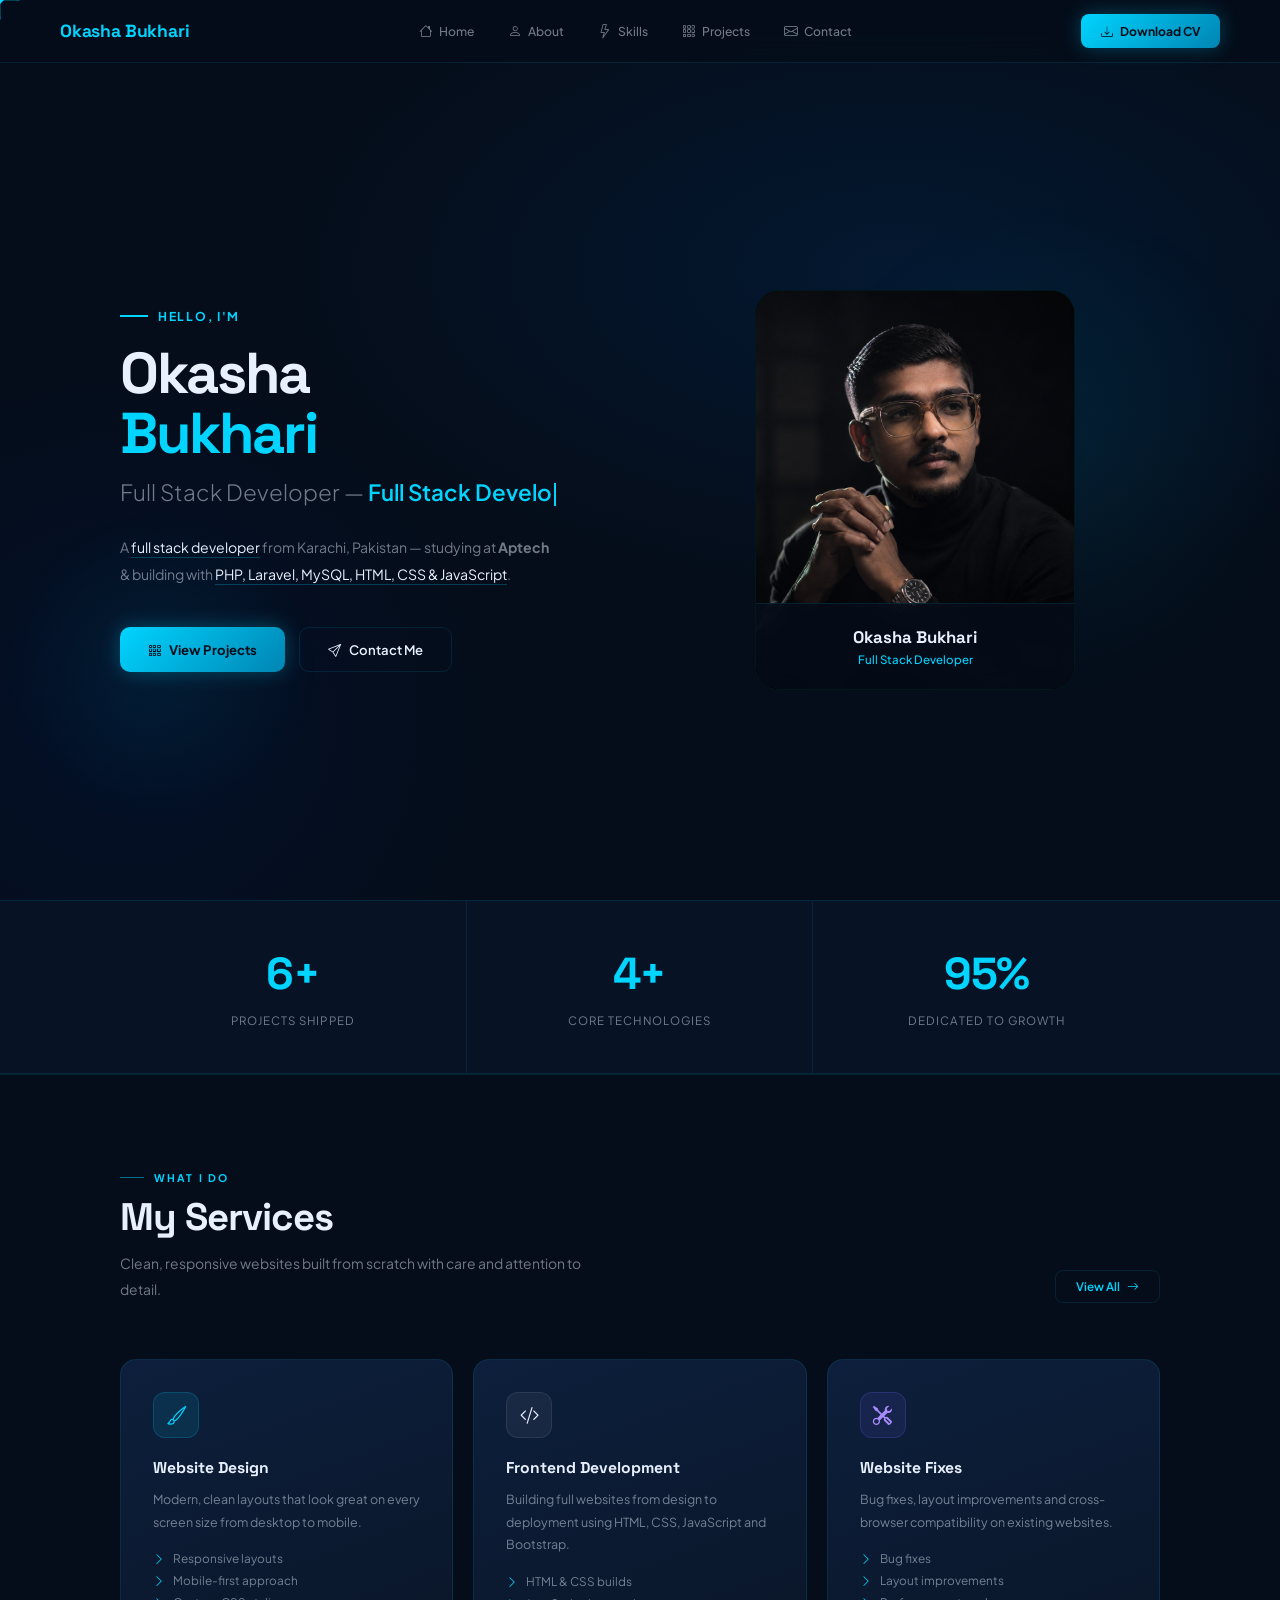
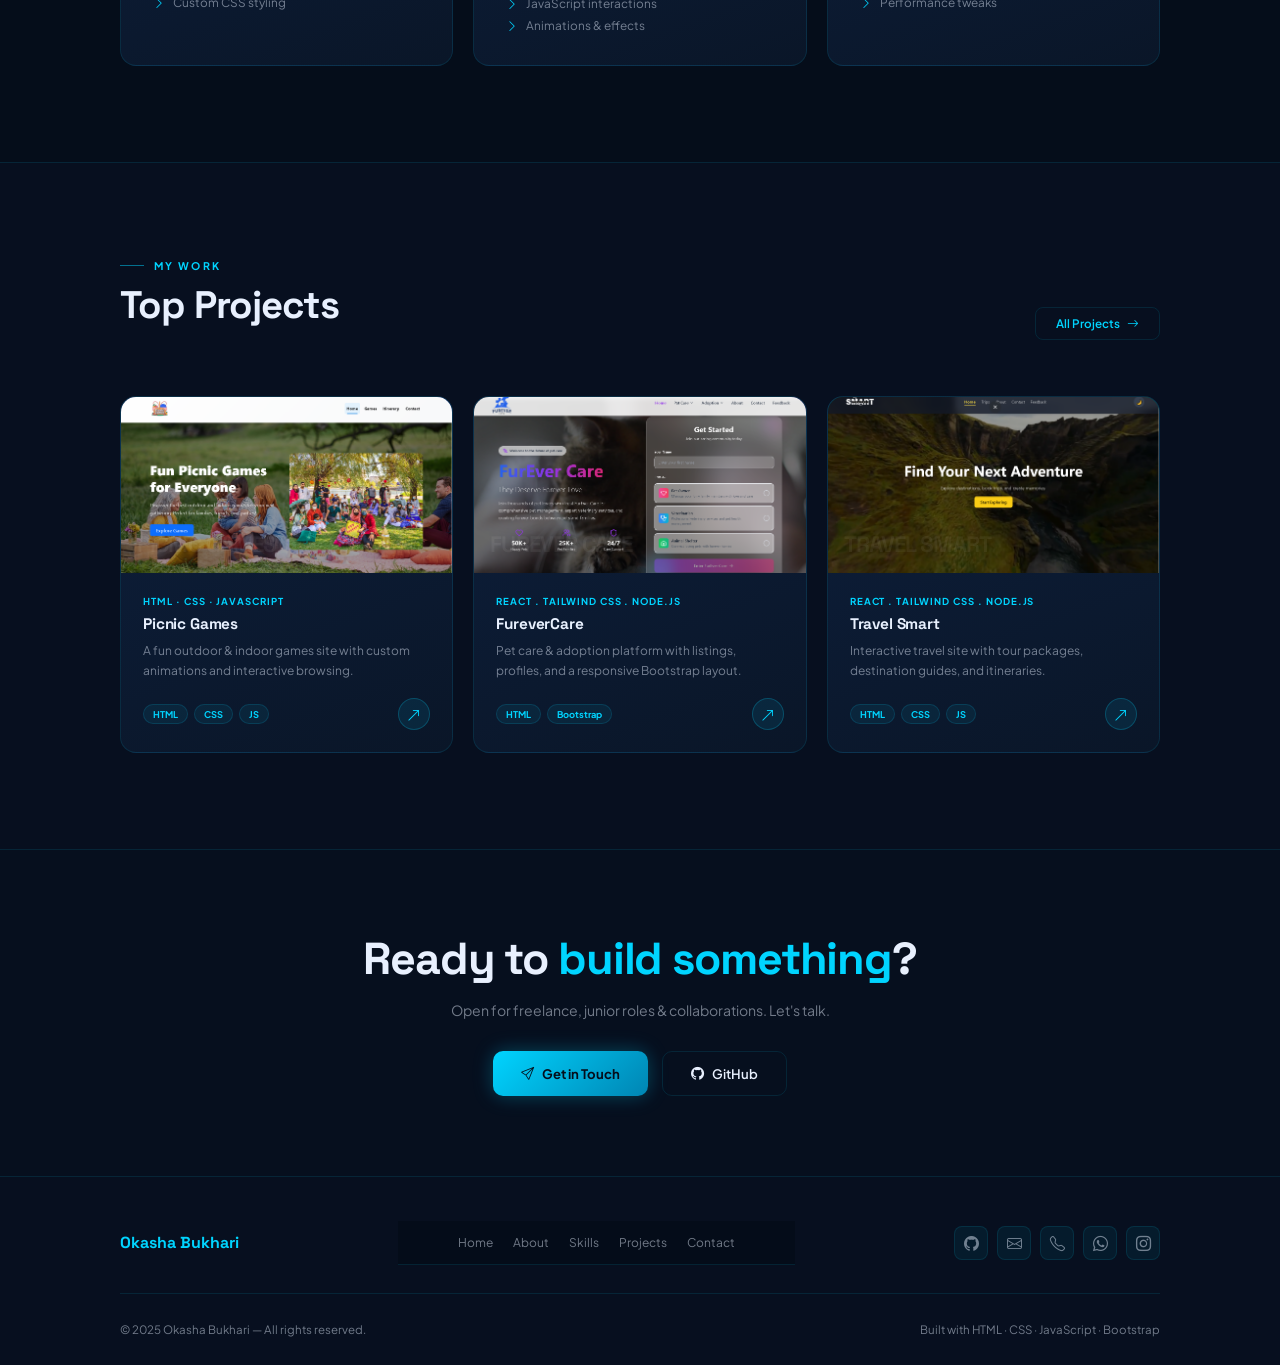
<file: index.html>
<!DOCTYPE html>
<html lang="en">

<head>
  <meta charset="UTF-8">
  <meta name="viewport" content="width=device-width, initial-scale=1.0">

  <!-- ══ Primary SEO ══════════════════════════════════════════════ -->
  <title>Okasha Bukhari — Full Stack Developer | HTML CSS JavaScript Node.js</title>
  <!-- ══ PRIMARY SEO ═══════════════════════════════════════════════ -->
  <meta name="description"
    content="Okasha Bukhari is a full stack developer from Karachi, Pakistan, studying at Aptech. Skilled in PHP, Laravel, MySQL, HTML, CSS, JavaScript and Bootstrap. Open for freelance and junior roles.">
  <meta name="keywords"
    content="Okasha Bukhari, full stack developer, PHP Laravel MySQL developer, HTML CSS JavaScript Bootstrap, web developer Karachi Pakistan, Aptech developer, hire full stack developer">
  <meta name="author" content="Okasha Bukhari">
  <meta name="robots" content="index, follow, max-image-preview:large, max-snippet:-1">
  <link rel="canonical" href="https://okashabukhari1.github.io/index.html">

  <!-- ══ OPEN GRAPH ════════════════════════════════════════════════ -->
  <meta property="og:type" content="website">
  <meta property="og:site_name" content="Okasha Bukhari — Full Stack Developer">
  <meta property="og:title" content="Okasha Bukhari — Full Stack Developer from Karachi, Pakistan">
  <meta property="og:description"
    content="Full stack developer from Karachi studying at Aptech. PHP, Laravel, MySQL, HTML, CSS, JavaScript and Bootstrap. Open for freelance and junior roles.">
  <meta property="og:image" content="https://okashabukhari1.github.io/Okasha.jpeg">
  <meta property="og:image:alt" content="Okasha Bukhari — Full Stack Developer from Karachi, Pakistan">
  <meta property="og:image:width" content="800">
  <meta property="og:image:height" content="800">
  <meta property="og:url" content="https://okashabukhari1.github.io/index.html">
  <meta property="og:locale" content="en_US">

  <!-- ══ TWITTER CARD ══════════════════════════════════════════════ -->
  <meta name="twitter:card" content="summary_large_image">
  <meta name="twitter:title" content="Okasha Bukhari — Full Stack Developer from Karachi, Pakistan">
  <meta name="twitter:description"
    content="Full stack developer from Karachi studying at Aptech. PHP, Laravel, MySQL, HTML, CSS, JavaScript and Bootstrap. Open for freelance and junior roles.">
  <meta name="twitter:image" content="https://okashabukhari1.github.io/Okasha.jpeg">
  <meta name="twitter:image:alt" content="Okasha Bukhari — Full Stack Developer">

  <!-- ══ JSON-LD STRUCTURED DATA ══════════════════════════════════ -->
  <script type="application/ld+json">
  {
    "@context": "https://schema.org",
    "@graph": [
      {
        "@type": "Person",
        "@id": "https://okashabukhari1.github.io/#person",
        "name": "Okasha Bukhari",
        "jobTitle": "Full Stack Developer",
        "description": "Full stack developer from Karachi, Pakistan. Studying at Aptech. Building with PHP, Laravel, MySQL, HTML, CSS, JavaScript and Bootstrap.",
        "url": "https://okashabukhari1.github.io",
        "image": {
          "@type": "ImageObject",
          "url": "https://okashabukhari1.github.io/Okasha.jpeg",
          "width": 800,
          "height": 800
        },
        "email": "okashabukhari295@gmail.com",
        "telephone": "+92-327-270-7981",
        "address": {
          "@type": "PostalAddress",
          "addressLocality": "Karachi",
          "addressRegion": "Sindh",
          "addressCountry": "PK"
        },
        "sameAs": [
          "https://github.com/okashabukhari1",
          "https://www.instagram.com/okasha_bukhari1/"
        ],
        "knowsAbout": ["HTML5","CSS3","JavaScript","Bootstrap 5","PHP","Laravel","MySQL","Responsive Web Design","Git","GitHub","REST APIs"],
        "hasOccupation": {
          "@type": "Occupation",
          "name": "Full Stack Developer",
          "occupationLocation": { "@type": "Country", "name": "Pakistan" }
        }
      },
      {
        "@type": "WebPage",
        "@id": "https://okashabukhari1.github.io/index.html",
        "name": "Okasha Bukhari — Portfolio Home",
        "url": "https://okashabukhari1.github.io/index.html",
        "isPartOf": { "@id": "https://okashabukhari1.github.io/#website" },
        "about": { "@id": "https://okashabukhari1.github.io/#person" }
      },
      {
        "@type": "WebSite",
        "@id": "https://okashabukhari1.github.io/#website",
        "name": "Okasha Bukhari Portfolio",
        "url": "https://okashabukhari1.github.io",
        "description": "Portfolio of Okasha Bukhari — full stack developer from Karachi using PHP, Laravel, MySQL, HTML, CSS, JavaScript and Bootstrap.",
        "author": { "@id": "https://okashabukhari1.github.io/#person" }
      }
    ]
  }
  </script>

  <!-- ══ PERFORMANCE HINTS ══════════════════════════════════════════ -->
  <link rel="preconnect" href="https://fonts.googleapis.com">
  <link rel="preconnect" href="https://fonts.gstatic.com" crossorigin>
  <link rel="preconnect" href="https://cdn.jsdelivr.net">
  <link rel="stylesheet" href="shared.css">
  <link rel="stylesheet" href="https://cdn.jsdelivr.net/npm/bootstrap-icons@1.11.3/font/bootstrap-icons.min.css">
  <style>
    

    /* ══ PORTFOLIO WRAPPER ═══════════════════════════════════════════ */
    #portfolio {
      opacity: 1;
      pointer-events: all;
    }

    /* ══ HERO ════════════════════════════════════════════════════════ */
    #hero {
      min-height: 100vh;
      padding-top: 80px;
      display: grid;
      grid-template-columns: 1fr 1fr;
      align-items: center;
      gap: 60px;
      max-width: var(--max);
      margin: 0 auto;
      padding-left: 60px;
      padding-right: 60px;
      position: relative;
    }

    .hero-glow {
      position: absolute;
      border-radius: 50%;
      pointer-events: none;
      background: radial-gradient(circle, rgba(0, 212, 255, .07) 0%, transparent 70%);
    }

    .hg1 {
      width: 500px;
      height: 500px;
      right: -80px;
      top: 50%;
      transform: translateY(-50%);
    }

    .hg2 {
      width: 320px;
      height: 320px;
      left: -60px;
      bottom: 8%;
    }

    .hero-left {
      position: relative;
      z-index: 1;
    }

    .hero-greeting {
      font-size: .76rem;
      font-weight: 700;
      letter-spacing: .14em;
      text-transform: uppercase;
      color: var(--cyan);
      margin-bottom: 20px;
      display: flex;
      align-items: center;
      gap: 10px;
    }

    .hero-greeting::before {
      content: '';
      width: 28px;
      height: 1.5px;
      background: var(--cyan);
    }

    .hero-title {
      font-family: 'Space Grotesk', sans-serif;
      font-size: clamp(2.4rem, 4.5vw, 4.4rem);
      font-weight: 700;
      letter-spacing: -.035em;
      line-height: 1.04;
      margin-bottom: 14px;
    }

    .hero-title .cyan {
      color: var(--cyan);
    }

    .hero-role {
      font-size: clamp(1rem, 1.8vw, 1.4rem);
      color: var(--muted);
      font-weight: 300;
      margin-bottom: 28px;
    }

    .type-text {
      color: var(--cyan);
      font-weight: 600;
    }

    .hero-bio {
      font-size: .88rem;
      color: var(--muted);
      line-height: 1.9;
      max-width: 440px;
      margin-bottom: 40px;
    }

    .hero-bio a {
      color: var(--text);
      border-bottom: 1px solid rgba(0, 212, 255, .25);
      padding-bottom: 1px;
      transition: all .2s;
    }

    .hero-bio a:hover {
      color: var(--cyan);
      border-color: var(--cyan);
    }

    .hero-btns {
      display: flex;
      gap: 14px;
      flex-wrap: wrap;
    }

    /* Hero right card */
    .hero-right {
      position: relative;
      display: flex;
      justify-content: center;
    }

    .person-card {
      position: relative;
      width: 320px;
      height: 400px;
      border-radius: 24px;
      border: 1px solid var(--border);
      overflow: hidden;
      background: #000;
    }

    .person-card img.person-photo {
      width: 100%;
      height: 100%;
      object-fit: cover;
      display: block;
    }

    .person-card-info {
      position: absolute;
      bottom: 0;
      left: 0;
      right: 0;
      padding: 22px;
      background: rgba(5, 13, 26, .82);
      backdrop-filter: blur(10px);
      border-top: 1px solid var(--border);
      text-align: center;
    }

    .person-card-name {
      font-family: 'Space Grotesk', sans-serif;
      font-size: 1.05rem;
      font-weight: 700;
      margin-bottom: 4px;
    }

    .person-card-role {
      font-size: .72rem;
      color: var(--cyan);
      font-weight: 500;
    }

    /* ══ STATS ═══════════════════════════════════════════════════════ */
    #stats {
      border-top: 1px solid var(--border);
      border-bottom: 1px solid var(--border);
      background: rgba(13, 31, 60, .35);
    }

    .stats-row {
      max-width: var(--max);
      margin: 0 auto;
      padding: 0 60px;
      display: grid;
      grid-template-columns: repeat(3, 1fr);
    }

    .stat-cell {
      padding: 44px 24px;
      text-align: center;
      border-right: 1px solid var(--border);
      transition: background .25s;
    }

    .stat-cell:last-child {
      border-right: none;
    }

    .stat-cell:hover {
      background: rgba(0, 212, 255, .035);
    }

    .stat-num {
      font-family: 'Space Grotesk', sans-serif;
      font-size: 2.8rem;
      font-weight: 700;
      color: var(--cyan);
      letter-spacing: -.03em;
      display: block;
      margin-bottom: 6px;
    }

    .stat-lbl {
      font-size: .72rem;
      color: var(--muted);
      text-transform: uppercase;
      letter-spacing: .09em;
    }

    /* ══ SERVICES PREVIEW ════════════════════════════════════════════ */
    #services-preview {
      border-top: 1px solid var(--border);
    }

    .svc-grid {
      display: grid;
      grid-template-columns: repeat(3, 1fr);
      gap: 20px;
    }

    .svc-card {
      padding: 32px;
    }

    .svc-card .icon-box {
      margin-bottom: 20px;
    }

    .svc-name {
      font-family: 'Space Grotesk', sans-serif;
      font-size: .98rem;
      font-weight: 700;
      margin-bottom: 10px;
    }

    .svc-desc {
      font-size: .78rem;
      color: var(--muted);
      line-height: 1.82;
      margin-bottom: 18px;
    }

    .svc-list {
      list-style: none;
      display: flex;
      flex-direction: column;
      gap: 7px;
    }

    .svc-list li {
      font-size: .74rem;
      color: var(--muted);
      display: flex;
      gap: 8px;
      align-items: center;
      transition: color .2s;
    }

    .svc-list li i {
      color: var(--cyan);
      font-size: .75rem;
    }

    .svc-card:hover .svc-list li {
      color: var(--text);
    }

    /* ══ PROJECTS PREVIEW ════════════════════════════════════════════ */
    #projects-preview {
      border-top: 1px solid var(--border);
      background: rgba(10, 22, 40, .4);
    }

    .proj-grid {
      display: grid;
      grid-template-columns: repeat(3, 1fr);
      gap: 20px;
    }

    .proj-card {
      cursor: default;
    }

    .proj-visual {
      height: 176px;
      display: flex;
      align-items: center;
      justify-content: center;
      position: relative;
      overflow: hidden;
    }

    .pv1 {
      background: linear-gradient(135deg, #0f2460, #1e3a8a, #1d4ed8);
    }

    .pv2 {
      background: linear-gradient(135deg, #1c1c1e, #2d1b69, #4c1d95);
    }

    .pv3 {
      background: linear-gradient(135deg, #064e3b, #065f46, #047857);
    }

    .pv-icon {
      position: absolute;
      inset: 0;
      width: 100%;
      height: 100%;
      object-fit: cover;
      filter: drop-shadow(0 8px 20px rgba(0, 0, 0, .4));
      animation: float-p 4s ease-in-out infinite;
    }

    .pv-glow {
      position: absolute;
      inset: 0;
      background: radial-gradient(circle at 50% 50%, rgba(0, 212, 255, .1), transparent 70%);
    }

    .pv-name {
      position: absolute;
      bottom: 14px;
      left: 16px;
      right: 16px;
      font-family: 'Space Grotesk', sans-serif;
      font-size: 1.4rem;
      font-weight: 800;
      color: rgba(255, 255, 255, .06);
      letter-spacing: -.04em;
      pointer-events: none;
    }

    .proj-body {
      padding: 22px;
    }

    .proj-cat {
      font-size: .6rem;
      font-weight: 700;
      letter-spacing: .1em;
      text-transform: uppercase;
      color: var(--cyan);
      margin-bottom: 7px;
    }

    .proj-title {
      font-family: 'Space Grotesk', sans-serif;
      font-size: .96rem;
      font-weight: 700;
      margin-bottom: 8px;
      letter-spacing: -.01em;
    }

    .proj-desc {
      font-size: .75rem;
      color: var(--muted);
      line-height: 1.72;
      margin-bottom: 16px;
    }

    .proj-foot {
      display: flex;
      justify-content: space-between;
      align-items: center;
    }

    .proj-tags {
      display: flex;
      gap: 6px;
      flex-wrap: wrap;
    }

    .ptag {
      font-size: .58rem;
      font-weight: 700;
      padding: 3px 9px;
      border-radius: 100px;
      background: rgba(0, 212, 255, .07);
      border: 1px solid rgba(0, 212, 255, .14);
      color: var(--cyan);
    }

    .proj-link-btn {
      width: 32px;
      height: 32px;
      border-radius: 50%;
      background: rgba(0, 212, 255, .09);
      border: 1.5px solid rgba(0, 212, 255, .22);
      display: flex;
      align-items: center;
      justify-content: center;
      color: var(--cyan);
      font-size: .88rem;
      flex-shrink: 0;
      transition: all .25s;
    }

    .proj-card:hover .proj-link-btn {
      background: var(--cyan);
      color: #050d1a;
      transform: rotate(45deg);
    }

    /* ══ CTA STRIP ═══════════════════════════════════════════════════ */
    #cta-strip {
      border-top: 1px solid var(--border);
      padding: 80px 0;
      text-align: center;
      background: rgba(10, 22, 40, .3);
    }

    #cta-strip h2 {
      font-family: 'Space Grotesk', sans-serif;
      font-size: clamp(1.8rem, 3.5vw, 2.8rem);
      font-weight: 700;
      letter-spacing: -.025em;
      margin-bottom: 14px;
    }

    #cta-strip h2 span {
      color: var(--cyan);
    }

    #cta-strip p {
      font-size: .88rem;
      color: var(--muted);
      margin-bottom: 32px;
    }

    #cta-strip .cta-btns {
      display: flex;
      gap: 14px;
      justify-content: center;
      flex-wrap: wrap;
    }

    /* ══ RESPONSIVE ══════════════════════════════════════════════════ */
    @media(max-width:900px) {
      #hero {
        grid-template-columns: 1fr;
        padding: 100px 20px 60px;
        min-height: auto;
        gap: 40px;
        text-align: center;
      }

      .hero-right {
        order: -1;
      }

      .hero-greeting {
        justify-content: center;
      }

      .hero-greeting::before {
        display: none;
      }

      .hero-btns {
        justify-content: center;
      }

      .hero-bio {
        margin: 0 auto 40px;
        max-width: 100%;
      }

      .hg1,
      .hg2 {
        display: none;
      }

      .stats-row {
        grid-template-columns: 1fr;
        padding: 0;
      }

      .stat-cell {
        border-right: none;
        border-bottom: 1px solid var(--border);
        padding: 28px 20px;
      }

      .stat-cell:last-child {
        border-bottom: none;
      }

      .svc-grid {
        grid-template-columns: 1fr;
      }

      .proj-grid {
        grid-template-columns: 1fr;
      }
    }

    @media(max-width:480px) {
      .person-card {
        width: 230px;
        height: 290px;
      }

      .person-card img.person-photo {
        object-fit: cover;
      }

      .person-icon-big {
        font-size: 4.5rem;
      }

      .person-ring {
        width: 155px;
        height: 155px;
      }

      .tech-badge {
        display: none;
      }
    }

    .sr-only {
      position: absolute;
      width: 1px;
      height: 1px;
      padding: 0;
      margin: -1px;
      overflow: hidden;
      clip: rect(0, 0, 0, 0);
      white-space: nowrap;
      border: 0;
    }
  </style>
</head>

<body>
  <div class="page-bg"></div>
  <div id="cur"></div>
  <div id="cur-ring"></div>
  <div id="cur-arms"></div>

  

  <!-- ══ NAV ══════════════════════════════════════════════════════ -->
  <nav>
    <div class="nav-logo">Okasha Bukhari</div>
    <div class="nav-links">
      <a href="index.html" class="active"><i class="bi bi-house"></i> Home</a>
      <a href="about.html"><i class="bi bi-person"></i> About</a>
      <a href="skills.html"><i class="bi bi-lightning"></i> Skills</a>
      <a href="projects.html"><i class="bi bi-grid-3x3-gap"></i> Projects</a>
      <a href="contact.html"><i class="bi bi-envelope"></i> Contact</a>
    </div>
    <a href="Okasha-CV.pdf" download="Okasha CV" class="nav-cta"><i class="bi bi-download"></i> Download CV</a>
    <button class="hamburger" id="hamburger" aria-label="Open navigation menu"
      aria-expanded="false"><span></span><span></span><span></span></button>
  </nav>
  <div class="mob-menu" id="mobMenu">
    <a href="index.html" class="active"><i class="bi bi-house"></i> Home</a>
    <a href="about.html"><i class="bi bi-person"></i> About</a>
    <a href="skills.html"><i class="bi bi-lightning"></i> Skills</a>
    <a href="projects.html"><i class="bi bi-grid-3x3-gap"></i> Projects</a>
    <a href="contact.html"><i class="bi bi-envelope"></i> Contact</a>
    <a href="Okasha-CV.pdf" download="Okasha CV"><i class="bi bi-download"></i> Download CV</a>
  </div>

  <!-- ══ MAIN ══════════════════════════════════════════════════════ -->
  <div id="portfolio">

    <!-- HERO -->
    <section id="hero">
      <div class="hero-glow hg1"></div>
      <div class="hero-glow hg2"></div>
      <div class="hero-left">
        <div class="hero-greeting">Hello, I'm</div>
        <h1 class="hero-title">Okasha<br><span class="cyan">Bukhari</span><span class="sr-only"> — Full Stack Developer
            from Karachi, Pakistan</span></h1>
        <p class="hero-role">Full Stack Developer — <span class="type-text" id="typeTarget">Karachi,
            Pakistan</span><span
            style="color:var(--cyan);animation:blink .6s step-end infinite;display:inline-block;width:2px;height:1em;background:var(--cyan);vertical-align:middle;margin-left:2px"></span>
        </p>
        <p class="hero-bio">
          A <a href="about.html">full stack developer</a> from Karachi, Pakistan — studying at <strong>Aptech</strong>
          &amp; building
          with <a href="skills.html">PHP, Laravel, MySQL, HTML, CSS &amp; JavaScript</a>.
        </p>
        <div class="hero-btns">
          <a href="projects.html" class="btn-primary"><i class="bi bi-grid-3x3-gap"></i> View Projects</a>
          <a href="contact.html" class="btn-ghost"><i class="bi bi-send"></i> Contact Me</a>
        </div>
      </div>
      <div class="hero-right">
        <div class="person-card">
          <!-- replace the src with your portrait image file -->
          <img src="Okasha.jpeg" alt="Okasha Bukhari — Full Stack Developer from Karachi, Pakistan" class="person-photo"
            loading="eager" width="300" height="360">
          <div class="person-card-info">
            <div class="person-card-name">Okasha Bukhari</div>
            <div class="person-card-role">Full Stack Developer</div>
          </div>
        </div>
      </div>
    </section>

    <!-- STATS -->
    <div id="stats">
      <div class="stats-row">
        <div class="stat-cell reveal">
          <span class="stat-num" data-count="7" data-count-source="projects.json" data-suffix="+">7+</span>
          <span class="stat-lbl">Projects Shipped</span>
        </div>
        <div class="stat-cell reveal rd1">
          <span class="stat-num" data-count="5" data-suffix="+">5+</span>
          <span class="stat-lbl">Core Technologies</span>
        </div>
        <div class="stat-cell reveal rd2">
          <span class="stat-num" data-count="100" data-suffix="%">0%</span>
          <span class="stat-lbl">Dedicated to Growth</span>
        </div>
      </div>
    </div>

    <!-- SERVICES PREVIEW -->
    <section id="services-preview" class="section">
      <div class="container">
        <div class="sec-header reveal">
          <div>
            <div class="sec-label">What I Do</div>
            <h2 class="sec-title">My Services</h2>
            <p class="sec-sub">Clean, responsive websites built from scratch with care and attention to detail.</p>
          </div>
          <a href="about.html#services" class="view-all">View All <i class="bi bi-arrow-right"></i></a>
        </div>
        <div class="svc-grid">
          <div class="svc-card card reveal">
            <div class="icon-box"><i class="bi bi-brush"></i></div>
            <div class="svc-name">Website Design</div>
            <p class="svc-desc">Modern, clean layouts that look great on every screen size from desktop to mobile.</p>
            <ul class="svc-list">
              <li><i class="bi bi-chevron-right"></i> Responsive layouts</li>
              <li><i class="bi bi-chevron-right"></i> Mobile-first approach</li>
              <li><i class="bi bi-chevron-right"></i> Custom CSS styling</li>
            </ul>
          </div>
          <div class="svc-card card reveal rd1">
            <div class="icon-box"
              style="background:rgba(255,255,255,.05);border-color:rgba(255,255,255,.08);color:var(--text)"><i
                class="bi bi-code-slash"></i></div>
            <div class="svc-name">Frontend Development</div>
            <p class="svc-desc">Building full websites from design to deployment using HTML, CSS, JavaScript and
              Bootstrap.</p>
            <ul class="svc-list">
              <li><i class="bi bi-chevron-right"></i> HTML & CSS builds</li>
              <li><i class="bi bi-chevron-right"></i> JavaScript interactions</li>
              <li><i class="bi bi-chevron-right"></i> Animations & effects</li>
            </ul>
          </div>
          <div class="svc-card card reveal rd2">
            <div class="icon-box" style="background:rgba(123,97,255,.1);border-color:rgba(123,97,255,.2);color:#a78bfa">
              <i class="bi bi-tools"></i>
            </div>
            <div class="svc-name">Website Fixes</div>
            <p class="svc-desc">Bug fixes, layout improvements and cross-browser compatibility on existing websites.</p>
            <ul class="svc-list">
              <li><i class="bi bi-chevron-right"></i> Bug fixes</li>
              <li><i class="bi bi-chevron-right"></i> Layout improvements</li>
              <li><i class="bi bi-chevron-right"></i> Performance tweaks</li>
            </ul>
          </div>
        </div>
      </div>
    </section>

    <!-- PROJECTS PREVIEW -->
    <section id="projects-preview" class="section">
      <div class="container">
        <div class="sec-header reveal">
          <div>
            <div class="sec-label">My Work</div>
            <h2 class="sec-title">Top Projects</h2>
          </div>
          <a href="projects.html" class="view-all">All Projects <i class="bi bi-arrow-right"></i></a>
        </div>
        <div class="proj-grid">
          <div class="proj-card card reveal">
            <div class="proj-visual pv1">
              <div class="pv-glow"></div>
              <img src="p_images/PicnicGames_Image.png"
                alt="Picnic Games — outdoor and indoor games website by Okasha Bukhari" loading="lazy" width="220"
                height="160" class="pv-icon">
              <div class="pv-name">PICNIC GAMES</div>
            </div>
            <div class="proj-body">
              <div class="proj-cat">HTML · CSS · JavaScript</div>
              <div class="proj-title">Picnic Games</div>
              <p class="proj-desc">A fun outdoor & indoor games site with custom animations and interactive browsing.
              </p>
              <div class="proj-foot">
                <div class="proj-tags"><span class="ptag">HTML</span><span class="ptag">CSS</span><span
                    class="ptag">JS</span></div>
                <a href="https://okashabukhari1.github.io/Picnic-Games/" target="_blank" rel="noopener noreferrer"
                  class="proj-link-btn" aria-label="View Picnic Games live site"><i
                    class="bi bi-arrow-up-right"></i></a>
              </div>
            </div>
          </div>
          <div class="proj-card card reveal rd1">
            <div class="proj-visual pv2">
              <div class="pv-glow"></div>
              <img src="p_images/FurEver_image.png" alt="FureverCare pet adoption website screenshot" class="pv-icon"
                loading="lazy" width="160" height="160">
              <div class="pv-name">FUREVER CARE</div>
            </div>
            <div class="proj-body">
              <div class="proj-cat">React . Tailwind CSS . Node.Js</div>
              <div class="proj-title">FureverCare</div>
              <p class="proj-desc">Pet care & adoption platform with listings, profiles, and a responsive Bootstrap
                layout.</p>
              <div class="proj-foot">
                <div class="proj-tags"><span class="ptag">HTML</span><span class="ptag">Bootstrap</span></div>
                <a href="https://furevercare-rosy.vercel.app/" target="_blank" rel="noopener noreferrer"
                  class="proj-link-btn" aria-label="View FureverCare live site"><i class="bi bi-arrow-up-right"></i></a>
              </div>
            </div>
          </div>
          <div class="proj-card card reveal rd2">
            <div class="proj-visual pv3">
              <div class="pv-glow"></div>
              <img src="p_images/TravelSmart_image.png" alt="Travel Smart travel guide website screenshot"
                class="pv-icon" loading="lazy" width="160" height="160">
              <div class="pv-name">TRAVEL SMART</div>
            </div>
            <div class="proj-body">
              <div class="proj-cat">React . Tailwind CSS . Node.Js</div>
              <div class="proj-title">Travel Smart</div>
              <p class="proj-desc">Interactive travel site with tour packages, destination guides, and itineraries.</p>
              <div class="proj-foot">
                <div class="proj-tags"><span class="ptag">HTML</span><span class="ptag">CSS</span><span
                    class="ptag">JS</span></div>
                <a href="https://travel-smart-eta.vercel.app/" target="_blank" rel="noopener noreferrer"
                  class="proj-link-btn" aria-label="View Travel Smart live site"><i
                    class="bi bi-arrow-up-right"></i></a>
              </div>
            </div>
          </div>
        </div>
      </div>
    </section>

    <!-- CTA -->
    <section id="cta-strip">
      <div class="container">
        <h2>Ready to <span>build something</span>?</h2>
        <p>Open for freelance, junior roles & collaborations. Let's talk.</p>
        <div class="cta-btns">
          <a href="contact.html" class="btn-primary"><i class="bi bi-send"></i> Get in Touch</a>
          <a href="https://github.com/okashabukhari1" target="_blank" rel="noopener noreferrer" class="btn-ghost"><i
              class="bi bi-github"></i>
            GitHub</a>
        </div>
      </div>
    </section>

    <!-- FOOTER -->
    <footer>
      <div class="container">
        <div class="footer-inner">
          <div class="footer-logo">Okasha Bukhari</div>
          <nav class="footer-nav">
            <a href="index.html">Home</a>
            <a href="about.html">About</a>
            <a href="skills.html">Skills</a>
            <a href="projects.html">Projects</a>
            <a href="contact.html">Contact</a>
          </nav>
          <div class="footer-social">
            <a href="https://github.com/okashabukhari1" target="_blank" rel="noopener noreferrer" class="fsoc"
              aria-label="Okasha Bukhari on GitHub"><i class="bi bi-github"></i></a>
            <a href="mailto:okashabukhari295@gmail.com" class="fsoc" aria-label="Email Okasha Bukhari"><i
                class="bi bi-envelope"></i></a>
            <a href="tel:+923272707981" class="fsoc" aria-label="Call Okasha Bukhari"><i
                class="bi bi-telephone"></i></a>
            <a href="https://wa.me/923272707981" target="_blank" rel="noopener noreferrer" class="fsoc"
              aria-label="WhatsApp Okasha Bukhari"><i class="bi bi-whatsapp"></i></a>
            <a href="https://www.instagram.com/okasha_bukhari1/" target="_blank" rel="noopener noreferrer" class="fsoc"
              aria-label="Okasha Bukhari on Instagram"><i class="bi bi-instagram"></i></a>
          </div>
        </div>
        <div class="footer-copy">
          <span>© 2025 Okasha Bukhari — All rights reserved.</span>
          <span>Built with HTML · CSS · JavaScript · Bootstrap</span>
        </div>
      </div>
    </footer>

  </div><!-- /portfolio -->

  <script src="shared.js"></script>
  <style>
    @keyframes blink {
      50% {
        opacity: 0
      }
    }
  </style>

  <script>
    /* ── Typewriter ──────────────────────────────────────────── */
    function startTypewriter() {
      const el = document.getElementById('typeTarget');
      if (!el) return;
      const words = ['Full Stack Developer', 'PHP & Laravel Dev', 'MySQL & Databases', 'Aptech Student'];
      let wi = 0, ci = 0, del = false;
      function tick() {
        const w = words[wi];
        if (!del) { el.textContent = w.slice(0, ++ci); if (ci === w.length) { del = true; setTimeout(tick, 1800); return; } }
        else { el.textContent = w.slice(0, --ci); if (ci === 0) { del = false; wi = (wi + 1) % words.length; } }
        setTimeout(tick, del ? 55 : 105);
      }
      tick();
    }

    // Start typewriter immediately since no loading screen
    document.addEventListener('DOMContentLoaded', startTypewriter);
  </script>
</body>

</html>
</file>
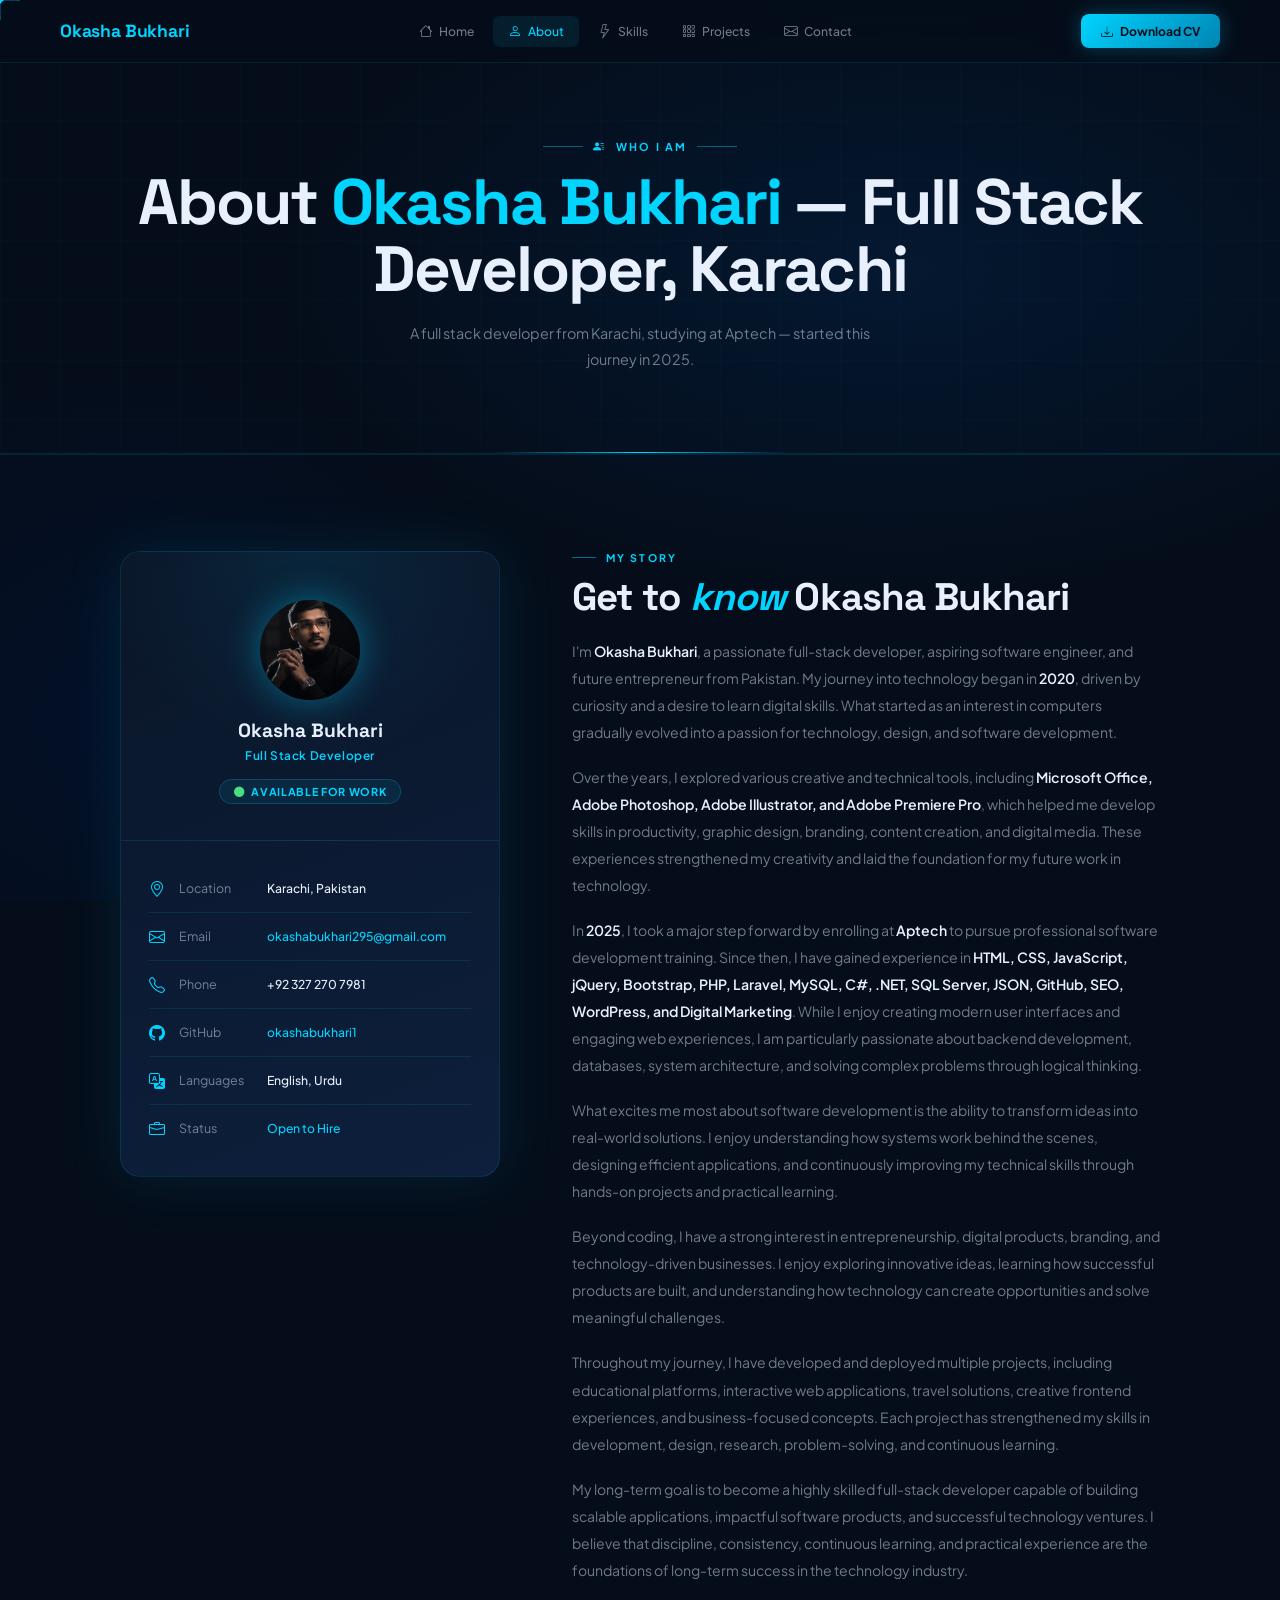
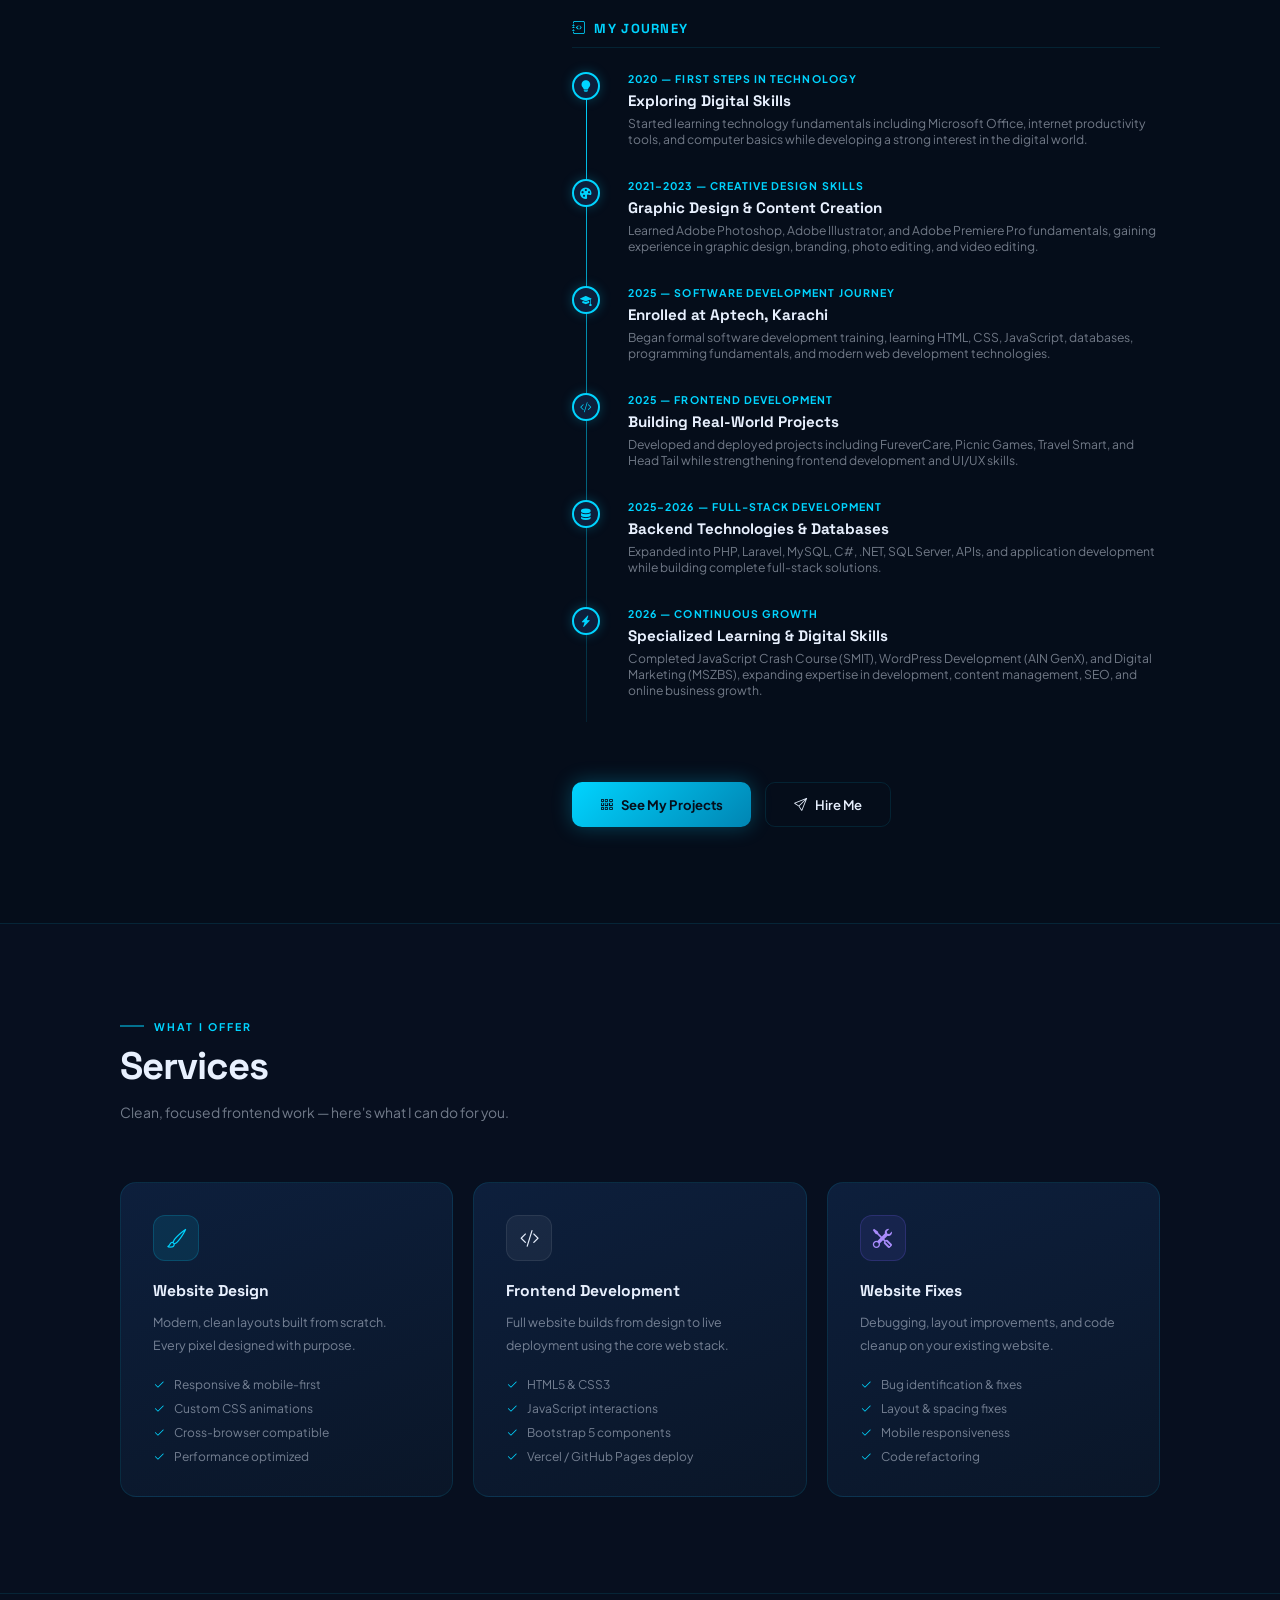
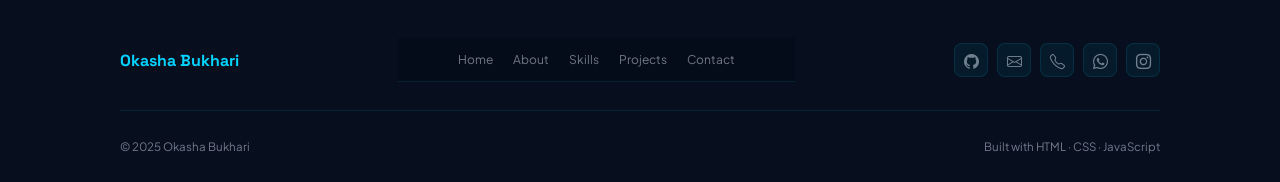
<file: about.html>
<!DOCTYPE html>
<html lang="en">

<head>
  <meta charset="UTF-8">
  <meta name="viewport" content="width=device-width, initial-scale=1.0">
  <title>About Okasha Bukhari — Full Stack Developer, Karachi | Aptech Student</title>
  <!-- ══ PRIMARY SEO ═══════════════════════════════════════════════ -->
  <meta name="description"
    content="Learn about Okasha Bukhari — a full stack developer from Karachi studying at Aptech. Skilled in PHP, Laravel, MySQL, HTML, CSS, JavaScript and Bootstrap. Started 2025.">
  <meta name="keywords"
    content="about Okasha Bukhari, PHP Laravel MySQL developer Karachi, Aptech student developer, full stack developer biography, hire web developer Pakistan">
  <meta name="author" content="Okasha Bukhari">
  <meta name="robots" content="index, follow, max-image-preview:large, max-snippet:-1">
  <link rel="canonical" href="https://okashabukhari1.github.io/about.html">

  <!-- ══ OPEN GRAPH ════════════════════════════════════════════════ -->
  <meta property="og:type" content="website">
  <meta property="og:site_name" content="Okasha Bukhari — Full Stack Developer">
  <meta property="og:title" content="About Okasha Bukhari — Full Stack Developer, Karachi | Aptech">
  <meta property="og:description"
    content="Full stack developer from Karachi studying at Aptech. Started 2025. Learn about his journey, skills and services.">
  <meta property="og:image" content="https://okashabukhari1.github.io/Okasha.jpeg">
  <meta property="og:image:alt" content="Okasha Bukhari — Full Stack Developer from Karachi, Pakistan">
  <meta property="og:image:width" content="800">
  <meta property="og:image:height" content="800">
  <meta property="og:url" content="https://okashabukhari1.github.io/about.html">
  <meta property="og:locale" content="en_US">

  <!-- ══ TWITTER CARD ══════════════════════════════════════════════ -->
  <meta name="twitter:card" content="summary_large_image">
  <meta name="twitter:title" content="About Okasha Bukhari — Full Stack Developer, Karachi | Aptech">
  <meta name="twitter:description"
    content="Full stack developer from Karachi studying at Aptech. Started 2025. Learn about his journey, skills and services.">
  <meta name="twitter:image" content="https://okashabukhari1.github.io/Okasha.jpeg">
  <meta name="twitter:image:alt" content="Okasha Bukhari — Full Stack Developer">

  <!-- ══ JSON-LD STRUCTURED DATA ══════════════════════════════════ -->
  <script type="application/ld+json">
  {
    "@context": "https://schema.org",
    "@graph": [
      {
        "@type": "Person",
        "@id": "https://okashabukhari1.github.io/#person",
        "name": "Okasha Bukhari",
        "jobTitle": "Full Stack Developer",
        "description": "Full stack developer from Karachi, Pakistan. Studying at Aptech. Building with PHP, Laravel, MySQL, HTML, CSS, JavaScript and Bootstrap.",
        "url": "https://okashabukhari1.github.io",
        "image": {
          "@type": "ImageObject",
          "url": "https://okashabukhari1.github.io/Okasha.jpeg",
          "width": 800,
          "height": 800
        },
        "email": "okashabukhari295@gmail.com",
        "telephone": "+92-327-270-7981",
        "address": {
          "@type": "PostalAddress",
          "addressLocality": "Karachi",
          "addressRegion": "Sindh",
          "addressCountry": "PK"
        },
        "sameAs": [
          "https://github.com/okashabukhari1",
          "https://www.instagram.com/okasha_bukhari1/"
        ],
        "knowsAbout": ["HTML5","CSS3","JavaScript","Bootstrap 5","PHP","Laravel","MySQL","Responsive Web Design","Git","GitHub","REST APIs"],
        "hasOccupation": {
          "@type": "Occupation",
          "name": "Full Stack Developer",
          "occupationLocation": { "@type": "Country", "name": "Pakistan" }
        }
      },
      {
        "@type": "AboutPage",
        "@id": "https://okashabukhari1.github.io/about.html",
        "name": "About Okasha Bukhari",
        "url": "https://okashabukhari1.github.io/about.html",
        "isPartOf": { "@id": "https://okashabukhari1.github.io/#website" },
        "about": { "@id": "https://okashabukhari1.github.io/#person" }
      },
      {
        "@type": "WebSite",
        "@id": "https://okashabukhari1.github.io/#website",
        "name": "Okasha Bukhari Portfolio",
        "url": "https://okashabukhari1.github.io",
        "description": "Portfolio of Okasha Bukhari — full stack developer from Karachi using PHP, Laravel, MySQL, HTML, CSS, JavaScript and Bootstrap.",
        "author": { "@id": "https://okashabukhari1.github.io/#person" }
      }
    ]
  }
  </script>

  <!-- ══ PERFORMANCE HINTS ══════════════════════════════════════════ -->
  <link rel="preconnect" href="https://fonts.googleapis.com">
  <link rel="preconnect" href="https://fonts.gstatic.com" crossorigin>
  <link rel="preconnect" href="https://cdn.jsdelivr.net">
  <link rel="stylesheet" href="shared.css">
  <link rel="stylesheet" href="https://cdn.jsdelivr.net/npm/bootstrap-icons@1.11.3/font/bootstrap-icons.min.css">
  <style>
    /* ── About grid ─────────────────────────────────────────────── */
    .about-grid {
      display: grid;
      grid-template-columns: 380px 1fr;
      gap: 72px;
      align-items: start;
    }

    .about-card-wrap {
      position: sticky;
      top: 110px;
    }

    .acard {
      border-radius: 20px;
      padding: 0;
      overflow: hidden;
      background: linear-gradient(160deg, #0a1628, #0d1f3c);
      border: 1px solid var(--border);
      box-shadow: 0 0 60px rgba(0, 212, 255, .1);
      position: relative;
    }

    .acard-top {
      padding: 48px 32px 36px;
      text-align: center;
      border-bottom: 1px solid var(--border);
      background: radial-gradient(circle at 50% 0%, rgba(0, 212, 255, .08), transparent 60%);
    }

    .acard-avatar {
      width: 100px;
      height: 100px;
      border-radius: 50%;
      overflow: hidden;
      margin: 0 auto 18px;
      box-shadow: 0 0 36px rgba(0, 212, 255, .4);
      animation: float-av 4s ease-in-out infinite;
    }

    .acard-avatar img {
      width: 100%;
      height: 100%;
      object-fit: cover;
      display: block;
    }

    @keyframes float-av {

      0%,
      100% {
        transform: translateY(0)
      }

      50% {
        transform: translateY(-10px)
      }
    }

    .acard-name {
      font-family: 'Space Grotesk', sans-serif;
      font-size: 1.2rem;
      font-weight: 700;
      margin-bottom: 5px;
    }

    .acard-role {
      font-size: .74rem;
      color: var(--cyan);
      font-weight: 600;
      letter-spacing: .05em;
      margin-bottom: 16px;
    }

    .acard-badge {
      display: inline-flex;
      align-items: center;
      gap: 7px;
      background: rgba(0, 212, 255, .08);
      border: 1px solid rgba(0, 212, 255, .2);
      border-radius: 100px;
      padding: 5px 14px;
      font-size: .68rem;
      font-weight: 700;
      color: var(--cyan);
      letter-spacing: .06em;
      text-transform: uppercase;
    }

    .acard-badge i {
      font-size: .65rem;
      color: #4ade80;
    }

    .acard-bottom {
      padding: 24px 28px;
      display: flex;
      flex-direction: column;
      gap: 0;
    }

    .acard-row {
      display: flex;
      align-items: center;
      gap: 12px;
      padding: 13px 0;
      border-bottom: 1px solid var(--border);
      font-size: .78rem;
    }

    .acard-row:last-child {
      border-bottom: none;
    }

    .acard-row i {
      color: var(--cyan);
      font-size: 1rem;
      width: 18px;
      flex-shrink: 0;
    }

    .acard-key {
      color: var(--muted);
      min-width: 76px;
    }

    .acard-val {
      color: var(--text);
      font-weight: 500;
      font-size: .76rem;
    }

    .acard-val a {
      color: var(--cyan);
    }

    .about-text h2 {
      font-family: 'Space Grotesk', sans-serif;
      font-size: clamp(1.8rem, 3vw, 2.4rem);
      font-weight: 700;
      letter-spacing: -.025em;
      line-height: 1.1;
      margin-bottom: 20px;
    }

    .about-text h2 em {
      font-style: italic;
      color: var(--cyan);
    }

    .about-text p {
      font-size: .88rem;
      color: var(--muted);
      line-height: 1.92;
      margin-bottom: 18px;
    }

    .about-text p strong {
      color: var(--text);
      font-weight: 600;
    }

    .about-text p:last-of-type {
      margin-bottom: 36px;
    }

    /* Timeline */
    .timeline-title {
      font-family: 'Space Grotesk', sans-serif;
      font-size: .82rem;
      font-weight: 700;
      letter-spacing: .1em;
      text-transform: uppercase;
      color: var(--cyan);
      margin-bottom: 24px;
      padding-bottom: 10px;
      border-bottom: 1px solid var(--border);
      display: flex;
      align-items: center;
      gap: 8px;
    }

    .timeline {
      display: flex;
      flex-direction: column;
      gap: 0;
      position: relative;
      margin-bottom: 52px;
    }

    .timeline::before {
      content: '';
      position: absolute;
      left: 14px;
      top: 8px;
      bottom: 8px;
      width: 1px;
      background: linear-gradient(180deg, var(--cyan), rgba(0, 212, 255, .1));
    }

    .tl-item {
      display: flex;
      gap: 28px;
      padding: 0 0 32px;
    }

    .tl-dot {
      width: 28px;
      height: 28px;
      border-radius: 50%;
      background: var(--dark3);
      border: 2px solid var(--cyan);
      display: flex;
      align-items: center;
      justify-content: center;
      color: var(--cyan);
      font-size: .72rem;
      flex-shrink: 0;
      position: relative;
      z-index: 1;
      box-shadow: 0 0 12px rgba(0, 212, 255, .25);
    }

    .tl-year {
      font-size: .66rem;
      font-weight: 700;
      letter-spacing: .1em;
      text-transform: uppercase;
      color: var(--cyan);
      margin-bottom: 6px;
    }

    .tl-head {
      font-family: 'Space Grotesk', sans-serif;
      font-size: .95rem;
      font-weight: 700;
      margin-bottom: 5px;
    }

    .tl-sub {
      font-size: .76rem;
      color: var(--muted);
    }

    /* Services section on about page */
    #services {
      border-top: 1px solid var(--border);
      background: rgba(10, 22, 40, .4);
    }

    .svc-full-grid {
      display: grid;
      grid-template-columns: repeat(3, 1fr);
      gap: 20px;
    }

    .svc-full-card {
      padding: 32px;
    }

    .svc-full-card .icon-box {
      margin-bottom: 20px;
    }

    .svc-full-name {
      font-family: 'Space Grotesk', sans-serif;
      font-size: .98rem;
      font-weight: 700;
      margin-bottom: 10px;
    }

    .svc-full-desc {
      font-size: .78rem;
      color: var(--muted);
      line-height: 1.82;
      margin-bottom: 20px;
    }

    .svc-full-list {
      list-style: none;
      display: flex;
      flex-direction: column;
      gap: 8px;
    }

    .svc-full-list li {
      font-size: .75rem;
      color: var(--muted);
      display: flex;
      gap: 9px;
      align-items: center;
      transition: color .2s;
    }

    .svc-full-list li i {
      color: var(--cyan);
      font-size: .76rem;
      flex-shrink: 0;
    }

    .card:hover .svc-full-list li {
      color: var(--text);
    }

    @media(max-width:900px) {
      .about-grid {
        grid-template-columns: 1fr;
        gap: 48px;
      }

      .about-card-wrap {
        position: static;
      }

      .svc-full-grid {
        grid-template-columns: 1fr;
      }
    }
  </style>
</head>

<body>
  <div class="page-bg"></div>
  <div id="cur"></div>
  <div id="cur-ring"></div>
  <div id="cur-arms"></div>

  <nav>
    <div class="nav-logo">Okasha Bukhari</div>
    <div class="nav-links">
      <a href="index.html"><i class="bi bi-house"></i> Home</a>
      <a href="about.html" class="active"><i class="bi bi-person"></i> About</a>
      <a href="skills.html"><i class="bi bi-lightning"></i> Skills</a>
      <a href="projects.html"><i class="bi bi-grid-3x3-gap"></i> Projects</a>
      <a href="contact.html"><i class="bi bi-envelope"></i> Contact</a>
    </div>
    <a href="Okasha-CV.pdf" download="Okasha CV" class="nav-cta"><i class="bi bi-download"></i> Download CV</a>
    <button class="hamburger" id="hamburger" aria-label="Open navigation menu"
      aria-expanded="false"><span></span><span></span><span></span></button>
  </nav>
  <div class="mob-menu" id="mobMenu">
    <a href="index.html"><i class="bi bi-house"></i> Home</a>
    <a href="about.html" class="active"><i class="bi bi-person"></i> About</a>
    <a href="skills.html"><i class="bi bi-lightning"></i> Skills</a>
    <a href="projects.html"><i class="bi bi-grid-3x3-gap"></i> Projects</a>
    <a href="contact.html"><i class="bi bi-envelope"></i> Contact</a>
    <a href="Okasha-CV.pdf" download="Okasha CV"><i class="bi bi-download"></i> Download CV</a>
  </div>

  <div class="page-header">
    <div class="page-header-grid"></div>
    <div class="container">
      <div class="page-header-label"><i class="bi bi-person-lines-fill"></i> Who I Am</div>
      <h1>About <span>Okasha Bukhari</span> — Full Stack Developer, Karachi</h1>
      <p>A full stack developer from Karachi, studying at Aptech — started this journey in 2025.</p>
    </div>
  </div>

  <section class="section" style="border-top:1px solid var(--border)">
    <div class="container">
      <div class="about-grid">

        <!-- LEFT CARD -->
        <div class="about-card-wrap reveal">
          <div class="acard">
            <div class="acard-top">
              <div class="acard-avatar">
                <img src="Okasha.jpeg" alt="Okasha Bukhari — Full Stack Developer from Karachi, Pakistan"
                  loading="eager" width="300" height="360">
              </div>
              <div class="acard-name">Okasha Bukhari</div>
              <div class="acard-role">Full Stack Developer</div>
              <div class="acard-badge"><i class="bi bi-circle-fill"></i> Available for Work</div>
            </div>
            <div class="acard-bottom">
              <div class="acard-row"><i class="bi bi-geo-alt"></i><span class="acard-key">Location</span><span
                  class="acard-val">Karachi, Pakistan</span></div>
              <div class="acard-row"><i class="bi bi-envelope"></i><span class="acard-key">Email</span><span
                  class="acard-val"><a href="mailto:okashabukhari295@gmail.com">okashabukhari295@gmail.com</a></span>
              </div>
              <div class="acard-row"><i class="bi bi-telephone"></i><span class="acard-key">Phone</span><span
                  class="acard-val">+92 327 270 7981</span></div>
              <div class="acard-row"><i class="bi bi-github"></i><span class="acard-key">GitHub</span><span
                  class="acard-val"><a href="https://github.com/okashabukhari1" target="_blank"
                    rel="noopener noreferrer">okashabukhari1</a></span></div>
              <div class="acard-row"><i class="bi bi-translate"></i><span class="acard-key">Languages</span><span
                  class="acard-val">English, Urdu</span></div>
              <div class="acard-row"><i class="bi bi-briefcase"></i><span class="acard-key">Status</span><span
                  class="acard-val" style="color:var(--cyan)">Open to Hire</span></div>
            </div>
          </div>
        </div>

        <!-- RIGHT TEXT -->
        <div class="about-text reveal rd1">
          <div class="sec-label">My Story</div>
          <h2>Get to <em>know</em> Okasha Bukhari</h2>

          <p>
            I'm <strong>Okasha Bukhari</strong>, a passionate full-stack developer, aspiring software engineer, and
            future entrepreneur from Pakistan. My journey into technology began in <strong>2020</strong>, driven by
            curiosity and a desire to learn digital skills. What started as an interest in computers gradually evolved
            into a passion for technology, design, and software development.
          </p>

          <p>
            Over the years, I explored various creative and technical tools, including <strong>Microsoft Office, Adobe
              Photoshop, Adobe Illustrator, and Adobe Premiere Pro</strong>, which helped me develop skills in
            productivity, graphic design, branding, content creation, and digital media. These experiences strengthened
            my creativity and laid the foundation for my future work in technology.
          </p>

          <p>
            In <strong>2025</strong>, I took a major step forward by enrolling at <strong>Aptech</strong> to pursue
            professional software development training. Since then, I have gained experience in <strong>HTML, CSS,
              JavaScript, jQuery, Bootstrap, PHP, Laravel, MySQL, C#, .NET, SQL Server, JSON, GitHub, SEO, WordPress,
              and Digital Marketing</strong>. While I enjoy creating modern user interfaces and engaging web
            experiences, I am particularly passionate about backend development, databases, system architecture, and
            solving complex problems through logical thinking.
          </p>

          <p>
            What excites me most about software development is the ability to transform ideas into real-world solutions.
            I enjoy understanding how systems work behind the scenes, designing efficient applications, and continuously
            improving my technical skills through hands-on projects and practical learning.
          </p>

          <p>
            Beyond coding, I have a strong interest in entrepreneurship, digital products, branding, and
            technology-driven businesses. I enjoy exploring innovative ideas, learning how successful products are
            built, and understanding how technology can create opportunities and solve meaningful challenges.
          </p>

          <p>
            Throughout my journey, I have developed and deployed multiple projects, including educational platforms,
            interactive web applications, travel solutions, creative frontend experiences, and business-focused
            concepts. Each project has strengthened my skills in development, design, research, problem-solving, and
            continuous learning.
          </p>

          <p>
            My long-term goal is to become a highly skilled full-stack developer capable of building scalable
            applications, impactful software products, and successful technology ventures. I believe that discipline,
            consistency, continuous learning, and practical experience are the foundations of long-term success in the
            technology industry.
          </p>

          <div class="timeline-title"><i class="bi bi-journal-code"></i> My Journey</div>
          <div class="timeline">

            <div class="tl-item reveal">
              <div class="tl-dot"><i class="bi bi-lightbulb-fill"></i></div>
              <div class="tl-body">
                <div class="tl-year">2020 — First Steps in Technology</div>
                <div class="tl-head">Exploring Digital Skills</div>
                <div class="tl-sub">
                  Started learning technology fundamentals including Microsoft Office, internet productivity tools, and
                  computer basics while developing a strong interest in the digital world.
                </div>
              </div>
            </div>

            <div class="tl-item reveal rd1">
              <div class="tl-dot"><i class="bi bi-palette-fill"></i></div>
              <div class="tl-body">
                <div class="tl-year">2021–2023 — Creative Design Skills</div>
                <div class="tl-head">Graphic Design & Content Creation</div>
                <div class="tl-sub">
                  Learned Adobe Photoshop, Adobe Illustrator, and Adobe Premiere Pro fundamentals, gaining experience in
                  graphic design, branding, photo editing, and video editing.
                </div>
              </div>
            </div>

            <div class="tl-item reveal rd2">
              <div class="tl-dot"><i class="bi bi-mortarboard-fill"></i></div>
              <div class="tl-body">
                <div class="tl-year">2025 — Software Development Journey</div>
                <div class="tl-head">Enrolled at Aptech, Karachi</div>
                <div class="tl-sub">
                  Began formal software development training, learning HTML, CSS, JavaScript, databases, programming
                  fundamentals, and modern web development technologies.
                </div>
              </div>
            </div>

            <div class="tl-item reveal rd3">
              <div class="tl-dot"><i class="bi bi-code-slash"></i></div>
              <div class="tl-body">
                <div class="tl-year">2025 — Frontend Development</div>
                <div class="tl-head">Building Real-World Projects</div>
                <div class="tl-sub">
                  Developed and deployed projects including FureverCare, Picnic Games, Travel Smart, and Head Tail while
                  strengthening frontend development and UI/UX skills.
                </div>
              </div>
            </div>

            <div class="tl-item reveal rd4">
              <div class="tl-dot"><i class="bi bi-server"></i></div>
              <div class="tl-body">
                <div class="tl-year">2025–2026 — Full-Stack Development</div>
                <div class="tl-head">Backend Technologies & Databases</div>
                <div class="tl-sub">
                  Expanded into PHP, Laravel, MySQL, C#, .NET, SQL Server, APIs, and application development while
                  building complete full-stack solutions.
                </div>
              </div>
            </div>

            <div class="tl-item reveal rd5">
              <div class="tl-dot"><i class="bi bi-lightning-charge-fill"></i></div>
              <div class="tl-body">
                <div class="tl-year">2026 — Continuous Growth</div>
                <div class="tl-head">Specialized Learning & Digital Skills</div>
                <div class="tl-sub">
                  Completed JavaScript Crash Course (SMIT), WordPress Development (AIN GenX), and Digital Marketing
                  (MSZBS), expanding expertise in development, content management, SEO, and online business growth.
                </div>
              </div>
            </div>

          </div>

          <div style="display:flex;gap:14px;flex-wrap:wrap">
            <a href="projects.html" class="btn-primary"><i class="bi bi-grid-3x3-gap"></i> See My Projects</a>
            <a href="contact.html" class="btn-ghost"><i class="bi bi-send"></i> Hire Me</a>
          </div>
        </div>
      </div>
    </div>
  </section>

  <!-- SERVICES -->
  <section id="services" class="section">
    <div class="container">
      <div class="sec-header reveal">
        <div>
          <div class="sec-label">What I Offer</div>
          <h2 class="sec-title">Services</h2>
          <p class="sec-sub">Clean, focused frontend work — here's what I can do for you.</p>
        </div>
      </div>
      <div class="svc-full-grid">
        <div class="svc-full-card card reveal">
          <div class="icon-box"><i class="bi bi-brush"></i></div>
          <div class="svc-full-name">Website Design</div>
          <p class="svc-full-desc">Modern, clean layouts built from scratch. Every pixel designed with purpose.</p>
          <ul class="svc-full-list">
            <li><i class="bi bi-check2"></i> Responsive & mobile-first</li>
            <li><i class="bi bi-check2"></i> Custom CSS animations</li>
            <li><i class="bi bi-check2"></i> Cross-browser compatible</li>
            <li><i class="bi bi-check2"></i> Performance optimized</li>
          </ul>
        </div>
        <div class="svc-full-card card reveal rd1">
          <div class="icon-box"
            style="background:rgba(255,255,255,.05);border-color:rgba(255,255,255,.08);color:var(--text)"><i
              class="bi bi-code-slash"></i></div>
          <div class="svc-full-name">Frontend Development</div>
          <p class="svc-full-desc">Full website builds from design to live deployment using the core web stack.</p>
          <ul class="svc-full-list">
            <li><i class="bi bi-check2"></i> HTML5 & CSS3</li>
            <li><i class="bi bi-check2"></i> JavaScript interactions</li>
            <li><i class="bi bi-check2"></i> Bootstrap 5 components</li>
            <li><i class="bi bi-check2"></i> Vercel / GitHub Pages deploy</li>
          </ul>
        </div>
        <div class="svc-full-card card reveal rd2">
          <div class="icon-box" style="background:rgba(123,97,255,.1);border-color:rgba(123,97,255,.2);color:#a78bfa"><i
              class="bi bi-tools"></i></div>
          <div class="svc-full-name">Website Fixes</div>
          <p class="svc-full-desc">Debugging, layout improvements, and code cleanup on your existing website.</p>
          <ul class="svc-full-list">
            <li><i class="bi bi-check2"></i> Bug identification & fixes</li>
            <li><i class="bi bi-check2"></i> Layout & spacing fixes</li>
            <li><i class="bi bi-check2"></i> Mobile responsiveness</li>
            <li><i class="bi bi-check2"></i> Code refactoring</li>
          </ul>
        </div>
      </div>
    </div>
  </section>

  <footer>
    <div class="container">
      <div class="footer-inner">
        <div class="footer-logo">Okasha Bukhari</div>
        <nav class="footer-nav">
          <a href="index.html">Home</a><a href="about.html">About</a><a href="skills.html">Skills</a><a
            href="projects.html">Projects</a><a href="contact.html">Contact</a>
        </nav>
        <div class="footer-social">
          <a href="https://github.com/okashabukhari1" target="_blank" rel="noopener noreferrer" class="fsoc"
            aria-label="Okasha Bukhari on GitHub"><i class="bi bi-github"></i></a>
          <a href="mailto:okashabukhari295@gmail.com" class="fsoc" aria-label="Email Okasha Bukhari"><i
              class="bi bi-envelope"></i></a>
          <a href="tel:+923272707981" class="fsoc" aria-label="Call Okasha Bukhari"><i class="bi bi-telephone"></i></a>
          <a href="https://wa.me/923272707981" target="_blank" rel="noopener noreferrer" class="fsoc"
            aria-label="WhatsApp Okasha Bukhari"><i class="bi bi-whatsapp"></i></a>
          <a href="https://www.instagram.com/okasha_bukhari1/" target="_blank" rel="noopener noreferrer" class="fsoc"
            aria-label="Okasha Bukhari on Instagram"><i class="bi bi-instagram"></i></a>
        </div>
      </div>
      <div class="footer-copy"><span>© 2025 Okasha Bukhari</span><span>Built with HTML · CSS · JavaScript</span></div>
    </div>
  </footer>

  <script src="shared.js"></script>
</body>

</html>
</file>
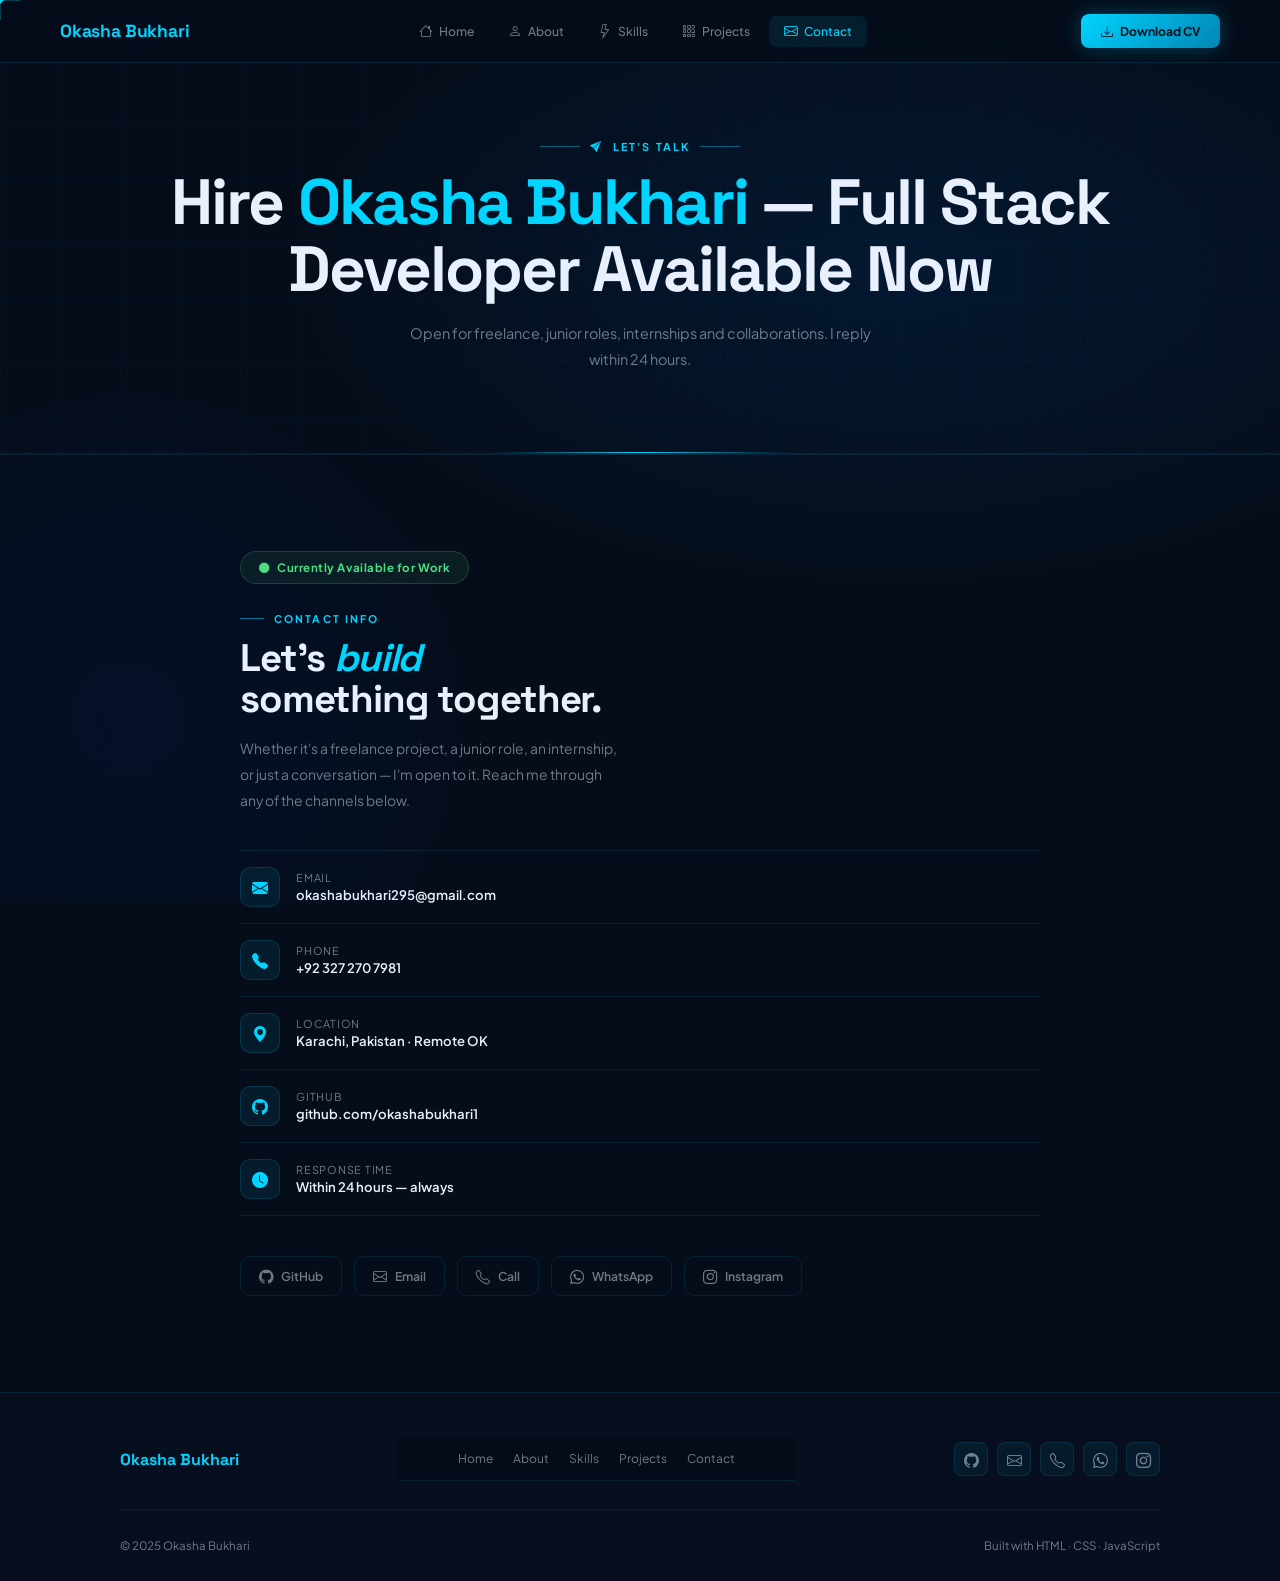
<file: contact.html>
<!DOCTYPE html>
<html lang="en">

<head>
  <meta charset="UTF-8">
  <meta name="viewport" content="width=device-width, initial-scale=1.0">
  <title>Contact Okasha Bukhari — Hire a Full Stack Developer in Karachi</title>
  <!-- ══ PRIMARY SEO ═══════════════════════════════════════════════ -->
  <meta name="description" content="Get in touch with Okasha Bukhari — full stack developer from Karachi skilled in PHP, Laravel, MySQL, HTML, CSS, JavaScript and Bootstrap. Studying at Aptech. Replies within 24 hours.">
  <meta name="keywords" content="contact Okasha Bukhari, hire PHP Laravel developer Karachi, hire full stack developer Pakistan, Aptech developer for hire, freelance web developer hire">
  <meta name="author" content="Okasha Bukhari">
  <meta name="robots" content="index, follow, max-image-preview:large, max-snippet:-1">
  <link rel="canonical" href="https://okashabukhari1.github.io/contact.html">

  <!-- ══ OPEN GRAPH ════════════════════════════════════════════════ -->
  <meta property="og:type" content="website">
  <meta property="og:site_name" content="Okasha Bukhari — Full Stack Developer">
  <meta property="og:title" content="Contact Okasha Bukhari — Hire a Full Stack Developer">
  <meta property="og:description" content="Reach out to Okasha Bukhari for freelance work, junior roles or collaborations. Based in Karachi, available remotely.">
  <meta property="og:image" content="https://okashabukhari1.github.io/Okasha.jpeg">
  <meta property="og:image:alt" content="Okasha Bukhari — Full Stack Developer from Karachi, Pakistan">
  <meta property="og:image:width" content="800">
  <meta property="og:image:height" content="800">
  <meta property="og:url" content="https://okashabukhari1.github.io/contact.html">
  <meta property="og:locale" content="en_US">

  <!-- ══ TWITTER CARD ══════════════════════════════════════════════ -->
  <meta name="twitter:card" content="summary_large_image">
  <meta name="twitter:title" content="Contact Okasha Bukhari — Hire a Full Stack Developer">
  <meta name="twitter:description" content="Reach out to Okasha Bukhari for freelance work, junior roles or collaborations. Based in Karachi, available remotely.">
  <meta name="twitter:image" content="https://okashabukhari1.github.io/Okasha.jpeg">
  <meta name="twitter:image:alt" content="Okasha Bukhari — Full Stack Developer">

  <!-- ══ JSON-LD STRUCTURED DATA ══════════════════════════════════ -->
  <script type="application/ld+json">
  {
    "@context": "https://schema.org",
    "@graph": [
      {
        "@type": "Person",
        "@id": "https://okashabukhari1.github.io/#person",
        "name": "Okasha Bukhari",
        "jobTitle": "Full Stack Developer",
        "description": "Full stack developer from Karachi, Pakistan. Studying at Aptech. Building with PHP, Laravel, MySQL, HTML, CSS, JavaScript and Bootstrap.",
        "url": "https://okashabukhari1.github.io",
        "image": {
          "@type": "ImageObject",
          "url": "https://okashabukhari1.github.io/Okasha.jpeg",
          "width": 800,
          "height": 800
        },
        "email": "okashabukhari295@gmail.com",
        "telephone": "+92-327-270-7981",
        "address": {
          "@type": "PostalAddress",
          "addressLocality": "Karachi",
          "addressRegion": "Sindh",
          "addressCountry": "PK"
        },
        "sameAs": [
          "https://github.com/okashabukhari1",
          "https://www.instagram.com/okasha_bukhari1/"
        ],
        "knowsAbout": ["HTML5","CSS3","JavaScript","Bootstrap 5","PHP","Laravel","MySQL","Responsive Web Design","Git","GitHub","REST APIs"],
        "hasOccupation": {
          "@type": "Occupation",
          "name": "Full Stack Developer",
          "occupationLocation": { "@type": "Country", "name": "Pakistan" }
        }
      },
      {
        "@type": "ContactPage",
        "@id": "https://okashabukhari1.github.io/contact.html",
        "name": "Contact Okasha Bukhari",
        "url": "https://okashabukhari1.github.io/contact.html",
        "isPartOf": { "@id": "https://okashabukhari1.github.io/#website" },
        "about": { "@id": "https://okashabukhari1.github.io/#person" }
      },
      {
        "@type": "WebSite",
        "@id": "https://okashabukhari1.github.io/#website",
        "name": "Okasha Bukhari Portfolio",
        "url": "https://okashabukhari1.github.io",
        "description": "Portfolio of Okasha Bukhari — full stack developer from Karachi using PHP, Laravel, MySQL, HTML, CSS, JavaScript and Bootstrap.",
        "author": { "@id": "https://okashabukhari1.github.io/#person" }
      }
    ]
  }
  </script>

  <!-- ══ PERFORMANCE HINTS ══════════════════════════════════════════ -->
  <link rel="preconnect" href="https://fonts.googleapis.com">
  <link rel="preconnect" href="https://fonts.gstatic.com" crossorigin>
  <link rel="preconnect" href="https://cdn.jsdelivr.net">
  <link rel="stylesheet" href="shared.css">
  <link rel="stylesheet" href="https://cdn.jsdelivr.net/npm/bootstrap-icons@1.11.3/font/bootstrap-icons.min.css">
  <style>
    /* ── Contact layout ─────────────────────────────────────────── */
    .contact-wrap {
      display: grid;
      grid-template-columns: minmax(0, 800px);
      justify-content: center;
      align-items: start;
    }

    /* Left side info */
    .contact-left h2 {
      font-family: 'Space Grotesk', sans-serif;
      font-size: clamp(1.8rem, 3vw, 2.5rem);
      font-weight: 700;
      letter-spacing: -.03em;
      line-height: 1.08;
      margin-bottom: 16px;
    }

    .contact-left h2 em {
      font-style: italic;
      color: var(--cyan);
    }

    .contact-left>p {
      font-size: .87rem;
      color: var(--muted);
      line-height: 1.88;
      margin-bottom: 36px;
      max-width: 380px;
    }

    /* Contact detail cards */
    .cdetails {
      display: flex;
      flex-direction: column;
      gap: 0;
      margin-bottom: 40px;
    }

    .cdet {
      display: flex;
      align-items: center;
      gap: 16px;
      padding: 16px 0;
      border-bottom: 1px solid var(--border);
      font-size: .82rem;
      transition: all .25s;
      cursor: default;
    }

    .cdet:first-child {
      border-top: 1px solid var(--border);
    }

    .cdet:hover {
      padding-left: 6px;
    }

    .cdet-icon {
      width: 40px;
      height: 40px;
      border-radius: 10px;
      background: rgba(0, 212, 255, .08);
      border: 1px solid rgba(0, 212, 255, .14);
      display: flex;
      align-items: center;
      justify-content: center;
      color: var(--cyan);
      font-size: 1rem;
      flex-shrink: 0;
      transition: all .25s;
    }

    .cdet:hover .cdet-icon {
      background: rgba(0, 212, 255, .16);
      box-shadow: 0 0 16px rgba(0, 212, 255, .2);
    }

    .cdet-label {
      font-size: .68rem;
      color: var(--muted);
      display: block;
      margin-bottom: 2px;
      text-transform: uppercase;
      letter-spacing: .07em;
    }

    .cdet-val {
      color: var(--text);
      font-weight: 600;
      font-size: .82rem;
    }

    .cdet-val a {
      color: inherit;
      transition: color .2s;
    }

    .cdet-val a:hover {
      color: var(--cyan);
    }

    /* Social buttons */
    .social-row {
      display: flex;
      gap: 12px;
      flex-wrap: wrap;
    }

    .soc-btn {
      display: inline-flex;
      align-items: center;
      gap: 8px;
      padding: 10px 18px;
      border-radius: 10px;
      font-size: .76rem;
      font-weight: 600;
      border: 1.5px solid var(--border);
      color: var(--muted);
      transition: all .25s;
    }

    .soc-btn i {
      font-size: .9rem;
    }

    .soc-btn:hover {
      border-color: rgba(0, 212, 255, .35);
      color: var(--cyan);
      background: rgba(0, 212, 255, .06);
      transform: translateY(-2px);
    }

    /* Availability badge */
    .avail-badge {
      display: inline-flex;
      align-items: center;
      gap: 8px;
      background: rgba(74, 222, 128, .08);
      border: 1px solid rgba(74, 222, 128, .2);
      border-radius: 100px;
      padding: 8px 18px;
      font-size: .72rem;
      font-weight: 700;
      color: #4ade80;
      letter-spacing: .04em;
      margin-bottom: 28px;
    }

    .avail-badge i {
      font-size: .65rem;
      animation: pulse-dot 2s ease-in-out infinite;
    }

    @keyframes pulse-dot {

      0%,
      100% {
        opacity: 1;
        transform: scale(1)
      }

      50% {
        opacity: .5;
        transform: scale(.8)
      }
    }

    @media(max-width:900px) {
      .contact-wrap {
        grid-template-columns: 1fr;
        gap: 48px;
      }

    }
  </style>
</head>

<body>
  <div class="page-bg"></div>
  <div id="cur"></div>
  <div id="cur-ring"></div>
  <div id="cur-arms"></div>

  <nav>
    <div class="nav-logo">Okasha Bukhari</div>
    <div class="nav-links">
      <a href="index.html"><i class="bi bi-house"></i> Home</a>
      <a href="about.html"><i class="bi bi-person"></i> About</a>
      <a href="skills.html"><i class="bi bi-lightning"></i> Skills</a>
      <a href="projects.html"><i class="bi bi-grid-3x3-gap"></i> Projects</a>
      <a href="contact.html" class="active"><i class="bi bi-envelope"></i> Contact</a>
    </div>
    <a href="Okasha-CV.pdf" download="Okasha CV" class="nav-cta"><i class="bi bi-download"></i> Download CV</a>
    <button class="hamburger" id="hamburger" aria-label="Open navigation menu" aria-expanded="false"><span></span><span></span><span></span></button>
  </nav>
  <div class="mob-menu" id="mobMenu">
    <a href="index.html"><i class="bi bi-house"></i> Home</a>
    <a href="about.html"><i class="bi bi-person"></i> About</a>
    <a href="skills.html"><i class="bi bi-lightning"></i> Skills</a>
    <a href="projects.html"><i class="bi bi-grid-3x3-gap"></i> Projects</a>
    <a href="contact.html" class="active"><i class="bi bi-envelope"></i> Contact</a>
    <a href="Okasha-CV.pdf" download="Okasha CV"><i class="bi bi-download"></i> Download CV</a>
  </div>

  <div class="page-header">
    <div class="page-header-grid"></div>
    <div class="container">
      <div class="page-header-label"><i class="bi bi-send-fill"></i> Let's Talk</div>
      <h1>Hire <span>Okasha Bukhari</span> — Full Stack Developer Available Now</h1>
      <p>Open for freelance, junior roles, internships and collaborations. I reply within 24 hours.</p>
    </div>
  </div>

  <section class="section" style="border-top:1px solid var(--border)">
    <div class="container">
      <div class="contact-wrap">

        <!-- LEFT -->
        <div class="reveal contact-left">
          <div class="avail-badge"><i class="bi bi-circle-fill"></i> Currently Available for Work</div>
          <div class="sec-label">Contact Info</div>
          <h2>Let's <em>build</em><br>something together.</h2>
          <p>Whether it's a freelance project, a junior role, an internship, or just a conversation — I'm open to it.
            Reach me through any of the channels below.</p>

          <div class="cdetails">
            <div class="cdet">
              <div class="cdet-icon"><i class="bi bi-envelope-fill"></i></div>
              <div>
                <span class="cdet-label">Email</span>
                <div class="cdet-val"><a href="mailto:okashabukhari295@gmail.com">okashabukhari295@gmail.com</a></div>
              </div>
            </div>
            <div class="cdet">
              <div class="cdet-icon"><i class="bi bi-telephone-fill"></i></div>
              <div>
                <span class="cdet-label">Phone</span>
                <div class="cdet-val"><a href="tel:+923272707981">+92 327 270 7981</a></div>
              </div>
            </div>
            <div class="cdet">
              <div class="cdet-icon"><i class="bi bi-geo-alt-fill"></i></div>
              <div>
                <span class="cdet-label">Location</span>
                <div class="cdet-val">Karachi, Pakistan &middot; Remote OK</div>
              </div>
            </div>
            <div class="cdet">
              <div class="cdet-icon"><i class="bi bi-github"></i></div>
              <div>
                <span class="cdet-label">GitHub</span>
                <div class="cdet-val"><a href="https://github.com/okashabukhari1"
                    target="_blank" rel="noopener noreferrer">github.com/okashabukhari1</a></div>
              </div>
            </div>
            <div class="cdet">
              <div class="cdet-icon"><i class="bi bi-clock-fill"></i></div>
              <div>
                <span class="cdet-label">Response Time</span>
                <div class="cdet-val">Within 24 hours — always</div>
              </div>
            </div>
          </div>

          <div class="social-row">
            <a href="https://github.com/okashabukhari1" target="_blank" rel="noopener noreferrer" class="soc-btn"><i class="bi bi-github"></i>
              GitHub</a>
            <a href="mailto:okashabukhari295@gmail.com" class="soc-btn"><i class="bi bi-envelope"></i> Email</a>
            <a href="tel:+923272707981" class="soc-btn"><i class="bi bi-telephone"></i> Call</a>
            <a href="https://wa.me/923272707981" target="_blank" rel="noopener noreferrer" class="soc-btn"><i class="bi bi-whatsapp"></i> WhatsApp</a>
            <a href="https://www.instagram.com/okasha_bukhari1/" target="_blank" rel="noopener noreferrer" class="soc-btn"><i class="bi bi-instagram"></i> Instagram</a>
          </div>
        </div>

      </div>
    </div>
  </section>

  <footer>
    <div class="container">
      <div class="footer-inner">
        <div class="footer-logo">Okasha Bukhari</div>
        <nav class="footer-nav">
          <a href="index.html">Home</a><a href="about.html">About</a><a href="skills.html">Skills</a><a
            href="projects.html">Projects</a><a href="contact.html">Contact</a>
        </nav>
        <div class="footer-social">
          <a href="https://github.com/okashabukhari1" target="_blank" rel="noopener noreferrer" class="fsoc" aria-label="Okasha Bukhari on GitHub"><i class="bi bi-github"></i></a>
          <a href="mailto:okashabukhari295@gmail.com" class="fsoc" aria-label="Email Okasha Bukhari"><i class="bi bi-envelope"></i></a>
          <a href="tel:+923272707981" class="fsoc" aria-label="Call Okasha Bukhari"><i class="bi bi-telephone"></i></a>
          <a href="https://wa.me/923272707981" target="_blank" rel="noopener noreferrer" class="fsoc" aria-label="WhatsApp Okasha Bukhari"><i class="bi bi-whatsapp"></i></a>
          <a href="https://www.instagram.com/okasha_bukhari1/" target="_blank" rel="noopener noreferrer" class="fsoc" aria-label="Okasha Bukhari on Instagram"><i class="bi bi-instagram"></i></a>
        </div>
      </div>
      <div class="footer-copy"><span>© 2025 Okasha Bukhari</span><span>Built with HTML · CSS · JavaScript</span></div>
    </div>
  </footer>

  <script src="shared.js"></script>
</body>

</html>
</file>
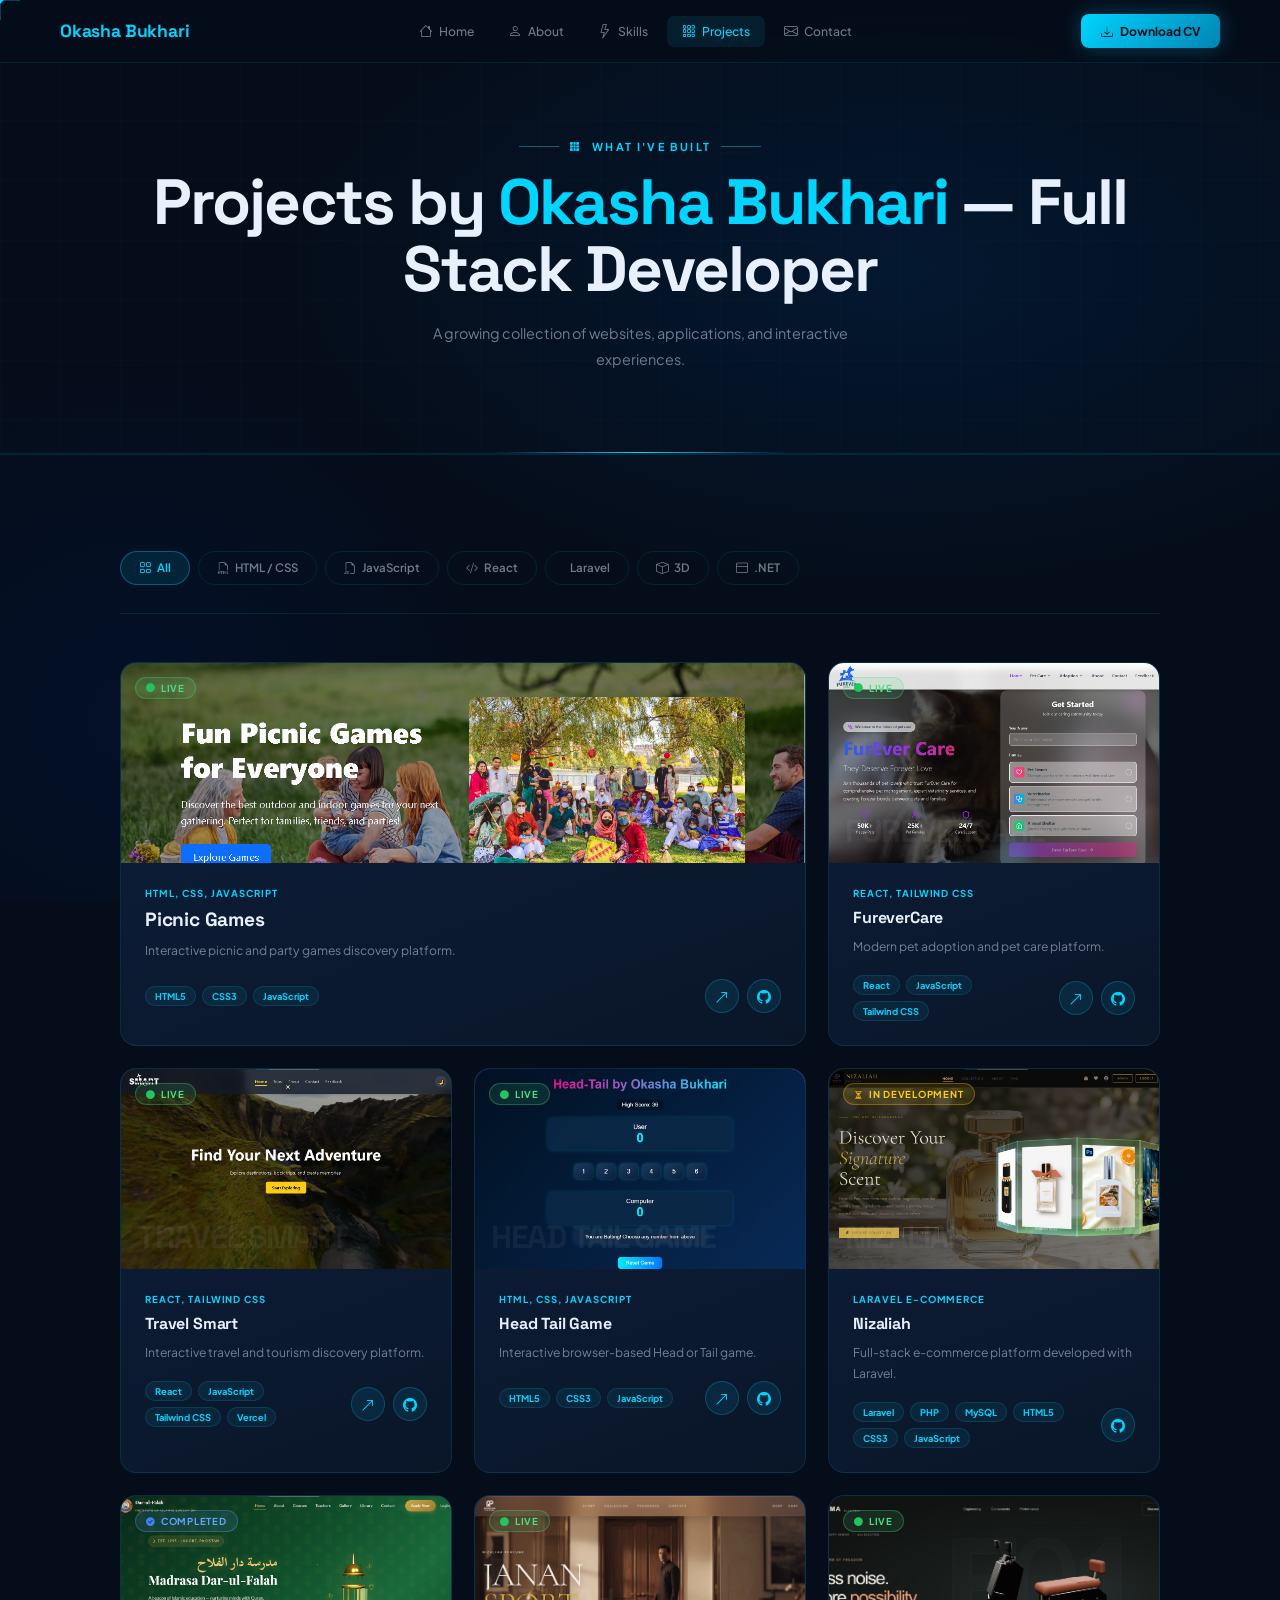
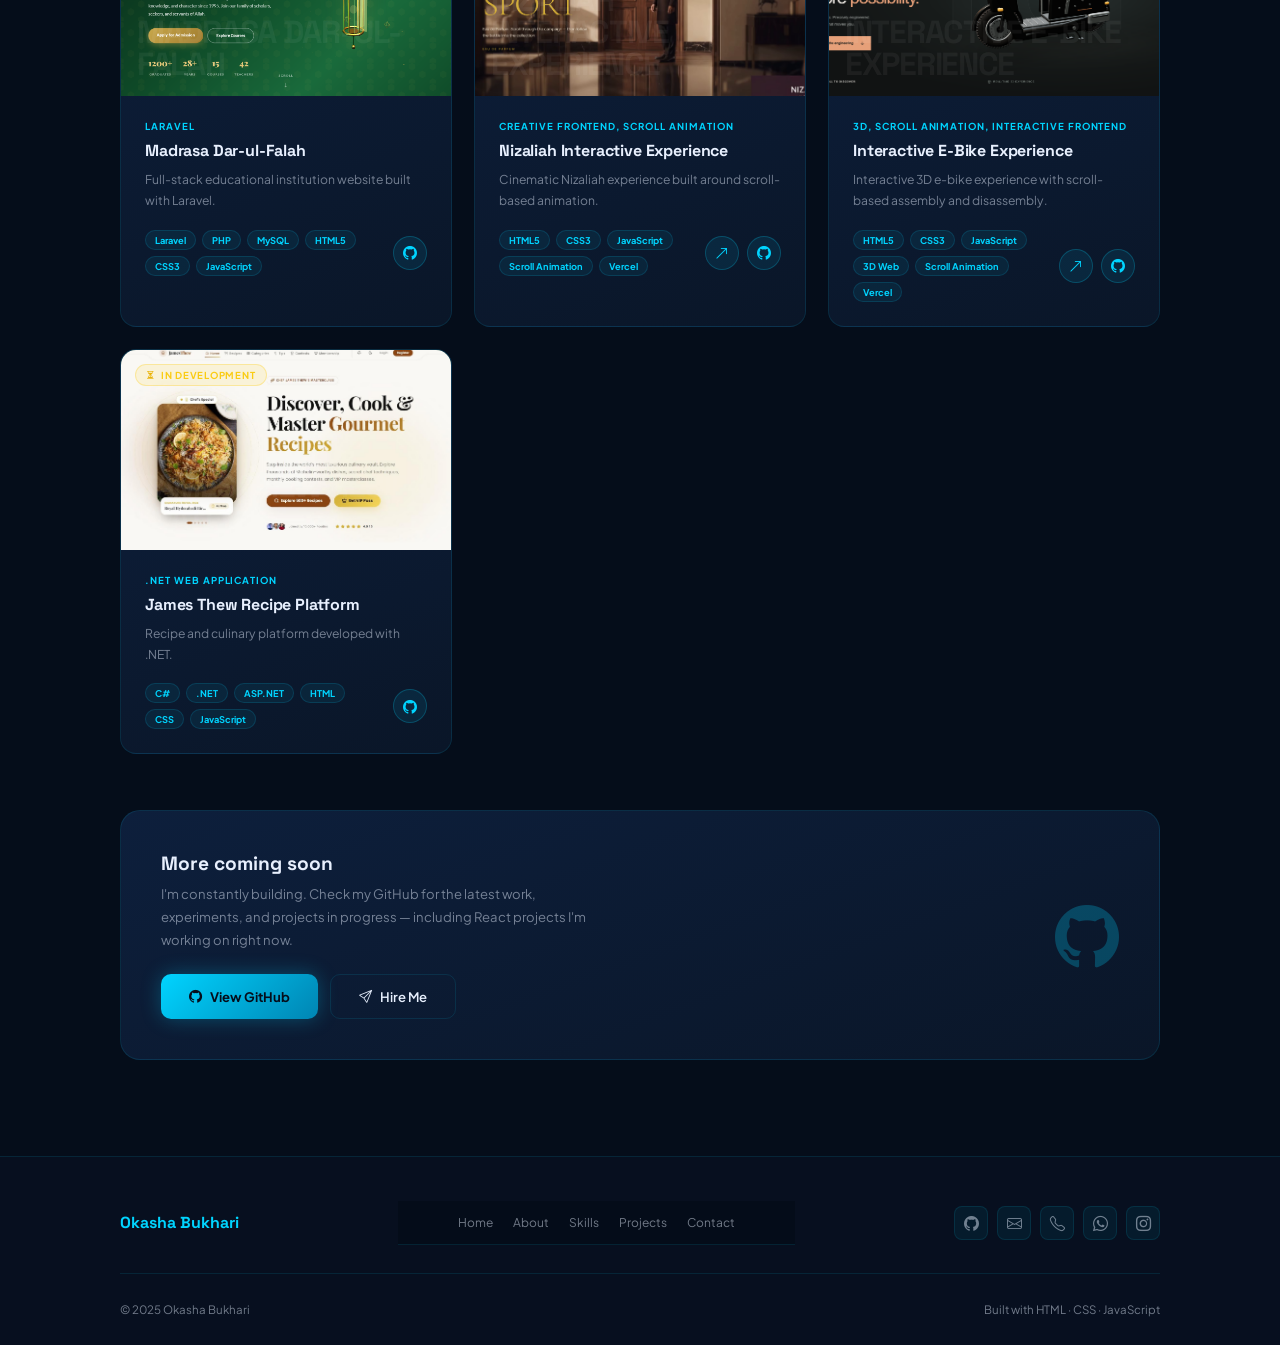
<file: projects.html>
<!DOCTYPE html>
<html lang="en">

<head>
  <meta charset="UTF-8">
  <meta name="viewport" content="width=device-width, initial-scale=1.0">
  <title>Projects — Okasha Bukhari | Picnic Games, FureverCare, Travel Smart</title>
  <!-- ══ PRIMARY SEO ═══════════════════════════════════════════════ -->
  <meta name="description"
    content="Browse Okasha Bukhari's projects: Picnic Games, FureverCare (React/Node.js/Tailwind), Travel Smart (React/Node.js/Tailwind), and Head Tail. Built with React, Node.js, Tailwind CSS, HTML, CSS and JavaScript.">
  <meta name="keywords"
    content="Okasha Bukhari projects, Picnic Games, FureverCare, Travel Smart, Head Tail, React Node.js Tailwind projects, PHP Laravel projects, HTML CSS JavaScript portfolio">
  <meta name="author" content="Okasha Bukhari">
  <meta name="robots" content="index, follow, max-image-preview:large, max-snippet:-1">
  <link rel="canonical" href="https://okashabukhari1.github.io/projects.html">

  <!-- ══ OPEN GRAPH ════════════════════════════════════════════════ -->
  <meta property="og:type" content="website">
  <meta property="og:site_name" content="Okasha Bukhari — Full Stack Developer">
  <meta property="og:title" content="Projects by Okasha Bukhari — Full Stack Developer">
  <meta property="og:description"
    content="Picnic Games, FureverCare, Travel Smart and more — live frontend projects by Okasha Bukhari built with HTML, CSS and JavaScript.">
  <meta property="og:image" content="https://okashabukhari1.github.io/Okasha.jpeg">
  <meta property="og:image:alt" content="Okasha Bukhari — Full Stack Developer from Karachi, Pakistan">
  <meta property="og:image:width" content="800">
  <meta property="og:image:height" content="800">
  <meta property="og:url" content="https://okashabukhari1.github.io/projects.html">
  <meta property="og:locale" content="en_US">

  <!-- ══ TWITTER CARD ══════════════════════════════════════════════ -->
  <meta name="twitter:card" content="summary_large_image">
  <meta name="twitter:title" content="Projects by Okasha Bukhari — Full Stack Developer">
  <meta name="twitter:description"
    content="Picnic Games, FureverCare, Travel Smart and more — live frontend projects by Okasha Bukhari built with HTML, CSS and JavaScript.">
  <meta name="twitter:image" content="https://okashabukhari1.github.io/Okasha.jpeg">
  <meta name="twitter:image:alt" content="Okasha Bukhari — Full Stack Developer">

  <!-- ══ JSON-LD STRUCTURED DATA ══════════════════════════════════ -->
  <script type="application/ld+json">
  {
    "@context": "https://schema.org",
    "@graph": [
      {
        "@type": "Person",
        "@id": "https://okashabukhari1.github.io/#person",
        "name": "Okasha Bukhari",
        "jobTitle": "Full Stack Developer",
        "description": "Full stack developer from Karachi, Pakistan. Studying at Aptech. Building with React, Node.js, Tailwind CSS, PHP, Laravel, MySQL, HTML, CSS, JavaScript and Bootstrap.",
        "url": "https://okashabukhari1.github.io",
        "image": {
          "@type": "ImageObject",
          "url": "https://okashabukhari1.github.io/Okasha.jpeg",
          "width": 800,
          "height": 800
        },
        "email": "okashabukhari295@gmail.com",
        "telephone": "+92-327-270-7981",
        "address": {
          "@type": "PostalAddress",
          "addressLocality": "Karachi",
          "addressRegion": "Sindh",
          "addressCountry": "PK"
        },
        "sameAs": [
          "https://github.com/okashabukhari1",
          "https://www.instagram.com/okasha_bukhari1/"
        ],
        "knowsAbout": ["HTML5","CSS3","JavaScript","Bootstrap 5","React","Node.js","Tailwind CSS","PHP","Laravel","MySQL","Responsive Web Design","Git","GitHub","REST APIs"],
        "hasOccupation": {
          "@type": "Occupation",
          "name": "Full Stack Developer",
          "occupationLocation": { "@type": "Country", "name": "Pakistan" }
        }
      },
      {
        "@type": "CollectionPage",
        "@id": "https://okashabukhari1.github.io/projects.html",
        "name": "Projects — Okasha Bukhari",
        "url": "https://okashabukhari1.github.io/projects.html",
        "isPartOf": { "@id": "https://okashabukhari1.github.io/#website" },
        "about": { "@id": "https://okashabukhari1.github.io/#person" }
      },
      {
        "@type": "WebSite",
        "@id": "https://okashabukhari1.github.io/#website",
        "name": "Okasha Bukhari Portfolio",
        "url": "https://okashabukhari1.github.io",
        "description": "Portfolio of Okasha Bukhari — full stack developer from Karachi using PHP, Laravel, MySQL, HTML, CSS, JavaScript and Bootstrap.",
        "author": { "@id": "https://okashabukhari1.github.io/#person" }
      }
    ]
  }
  </script>

  <!-- ══ PERFORMANCE HINTS ══════════════════════════════════════════ -->
  <link rel="preconnect" href="https://fonts.googleapis.com">
  <link rel="preconnect" href="https://fonts.gstatic.com" crossorigin>
  <link rel="preconnect" href="https://cdn.jsdelivr.net">
  <link rel="stylesheet" href="shared.css">
  <link rel="stylesheet" href="https://cdn.jsdelivr.net/npm/bootstrap-icons@1.11.3/font/bootstrap-icons.min.css">
  <style>
    /* ── Filters ─────────────────────────────────────────────────── */
    .filters-bar {
      display: flex;
      gap: 8px;
      flex-wrap: wrap;
      margin-bottom: 48px;
      padding-bottom: 28px;
      border-bottom: 1px solid var(--border);
    }

    .pf-btn {
      font-size: .72rem;
      font-weight: 600;
      padding: 8px 18px;
      border-radius: 100px;
      border: 1.5px solid var(--border);
      background: transparent;
      color: var(--muted);
      display: inline-flex;
      align-items: center;
      gap: 6px;
      font-family: 'Plus Jakarta Sans', sans-serif;
      transition: all .2s;
    }

    .pf-btn i {
      font-size: .76rem;
    }

    .pf-btn:hover,
    .pf-btn.active {
      background: rgba(0, 212, 255, .1);
      border-color: rgba(0, 212, 255, .35);
      color: var(--cyan);
    }

    /* ── Projects grid ─────────────────────────────────────────── */
    .projects-grid {
      display: grid;
      grid-template-columns: repeat(3, 1fr);
      gap: 22px;
      auto-flow: dense;
    }

    /* Featured row — first project spans 2 cols */
    .proj-card-full {
      grid-column: span 2;
    }

    .proj-card {
      cursor: pointer;
    }

    .proj-visual {
      height: 200px;
      display: flex;
      align-items: center;
      justify-content: center;
      position: relative;
      overflow: hidden;
    }


    .pv1 {
      background: linear-gradient(135deg, #0f2460, #1e3a8a, #1d4ed8);
    }

    .pv2 {
      background: linear-gradient(135deg, #1c1c1e, #2d1b69, #4c1d95);
    }

    .pv3 {
      background: linear-gradient(135deg, #1a4d3a, #2d5f4a, #3a7a5a);
    }

    .pv4 {
      background: linear-gradient(135deg, #7c3aed, #a855f7, #c084fc);
    }

    .pv5 {
      background: linear-gradient(135deg, #6b2d3a, #8b3d4a, #a8445a);
    }

    .pv6 {
      background: linear-gradient(135deg, #2d4a5e, #3d5a7e, #4d6a9e);
    }

    .pv-icon {
      position: absolute;
      inset: 0;
      width: 100%;
      height: 100%;
      object-fit: cover;
      filter: drop-shadow(0 8px 24px rgba(0, 0, 0, .4));
    }

    .pv-glow {
      position: absolute;
      inset: 0;
      background: radial-gradient(circle at 50% 50%, rgba(0, 212, 255, .1), transparent 70%);
    }

    .pv-bg-label {
      position: absolute;
      bottom: 16px;
      left: 16px;
      right: 16px;
      font-family: 'Space Grotesk', sans-serif;
      font-size: 2rem;
      font-weight: 800;
      color: rgba(255, 255, 255, .055);
      letter-spacing: -.04em;
      pointer-events: none;
      line-height: 1;
    }

    .proj-card-full .pv-bg-label {
      font-size: 3.2rem;
    }

    /* Status badge */
    .proj-status {
      position: absolute;
      top: 14px;
      left: 14px;
      z-index: 2;
      font-size: .6rem;
      font-weight: 700;
      letter-spacing: .08em;
      text-transform: uppercase;
      padding: 4px 10px;
      border-radius: 100px;
      background: rgba(0, 212, 255, .15);
      border: 1px solid rgba(0, 212, 255, .3);
      color: var(--cyan);
      display: flex;
      align-items: center;
      gap: 5px;
    }

    .proj-status i {
      font-size: .55rem;
      color: #4ade80;
    }

    /* Status badge variants */
    .proj-status.status-live {
      background: rgba(74, 222, 128, .12);
      border-color: rgba(74, 222, 128, .3);
      color: #4ade80;
    }

    .proj-status.status-live i {
      color: #22c55e;
    }

    .proj-status.status-dev {
      background: rgba(250, 204, 21, .12);
      border-color: rgba(250, 204, 21, .3);
      color: #facc15;
    }

    .proj-status.status-dev i {
      color: #eab308;
    }

    .proj-status.status-done {
      background: rgba(96, 165, 250, .12);
      border-color: rgba(96, 165, 250, .3);
      color: #60a5fa;
    }

    .proj-status.status-done i {
      color: #3b82f6;
    }

    .proj-body {
      padding: 24px;
    }

    .proj-cat {
      font-size: .6rem;
      font-weight: 700;
      letter-spacing: .1em;
      text-transform: uppercase;
      color: var(--cyan);
      margin-bottom: 8px;
      display: flex;
      align-items: center;
      gap: 6px;
    }

    .proj-cat i {
      font-size: .65rem;
    }

    .proj-title {
      font-family: 'Space Grotesk', sans-serif;
      font-size: 1rem;
      font-weight: 700;
      margin-bottom: 8px;
      letter-spacing: -.01em;
    }

    .proj-card-full .proj-title {
      font-size: 1.2rem;
    }

    .proj-desc {
      font-size: .76rem;
      color: var(--muted);
      line-height: 1.74;
      margin-bottom: 18px;
    }

    .proj-foot {
      display: flex;
      justify-content: space-between;
      align-items: center;
      gap: 10px;
    }

    .proj-tags {
      display: flex;
      gap: 6px;
      flex-wrap: wrap;
      flex: 1;
    }

    .ptag {
      font-size: .58rem;
      font-weight: 700;
      padding: 3px 9px;
      border-radius: 100px;
      background: rgba(0, 212, 255, .07);
      border: 1px solid rgba(0, 212, 255, .14);
      color: var(--cyan);
    }

    .proj-links {
      display: flex;
      gap: 8px;
      flex-shrink: 0;
    }

    .proj-link-btn {
      width: 34px;
      height: 34px;
      border-radius: 50%;
      background: rgba(0, 212, 255, .09);
      border: 1.5px solid rgba(0, 212, 255, .22);
      display: flex;
      align-items: center;
      justify-content: center;
      color: var(--cyan);
      font-size: .88rem;
      flex-shrink: 0;
      transition: all .25s;
    }

    .proj-card:hover .proj-link-btn {
      background: var(--cyan);
      color: #050d1a;
      transform: rotate(45deg);
    }

    /* GitHub CTA */
    .github-cta {
      margin-top: 56px;
      padding: 40px;
      border-radius: 20px;
      background: linear-gradient(160deg, var(--dark3), var(--dark2));
      border: 1px solid var(--border);
      display: flex;
      align-items: center;
      justify-content: space-between;
      gap: 32px;
      flex-wrap: wrap;
    }

    .gcta-text h3 {
      font-family: 'Space Grotesk', sans-serif;
      font-size: 1.2rem;
      font-weight: 700;
      margin-bottom: 7px;
    }

    .gcta-text p {
      font-size: .82rem;
      color: var(--muted);
      max-width: 440px;
      line-height: 1.75;
    }

    .gcta-icon {
      font-size: 4rem;
      color: var(--cyan);
      opacity: .25;
      flex-shrink: 0;
    }

    @media(max-width:1100px) {
      .projects-grid {
        grid-template-columns: repeat(2, 1fr);
      }

      .proj-card-full {
        grid-column: span 2;
      }
    }

    @media(max-width:900px) {
      .projects-grid {
        grid-template-columns: 1fr;
      }

      .proj-card-full {
        grid-column: span 1;
      }

      .filters-bar {
        overflow-x: auto;
        flex-wrap: nowrap;
        padding-bottom: 16px;
      }

      .pf-btn {
        flex-shrink: 0;
      }

      .github-cta {
        flex-direction: column;
      }
    }
  </style>
</head>

<body>
  <div class="page-bg"></div>
  <div id="cur"></div>
  <div id="cur-ring"></div>
  <div id="cur-arms"></div>

  <nav>
    <div class="nav-logo">Okasha Bukhari</div>
    <div class="nav-links">
      <a href="index.html" ><i class="bi bi-house"></i> Home</a>
      <a href="about.html"><i class="bi bi-person"></i> About</a>
      <a href="skills.html"><i class="bi bi-lightning"></i> Skills</a>
      <a href="projects.html" class="active"><i class="bi bi-grid-3x3-gap"></i> Projects</a>
      <a href="contact.html"><i class="bi bi-envelope"></i> Contact</a>
    </div>
    <a href="Okasha-CV.pdf" download="Okasha CV" class="nav-cta"><i class="bi bi-download"></i> Download CV</a>
    <button class="hamburger" id="hamburger" aria-label="Open navigation menu"
      aria-expanded="false"><span></span><span></span><span></span></button>
  </nav>
  <div class="mob-menu" id="mobMenu">
    <a href="index.html"><i class="bi bi-house"></i> Home</a>
    <a href="about.html"><i class="bi bi-person"></i> About</a>
    <a href="skills.html"><i class="bi bi-lightning"></i> Skills</a>
    <a href="projects.html" class="active"><i class="bi bi-grid-3x3-gap"></i> Projects</a>
    <a href="contact.html"><i class="bi bi-envelope"></i> Contact</a>
    <a href="Okasha-CV.pdf" download="Okasha CV"><i class="bi bi-download"></i> Download CV</a>
  </div>

  <div class="page-header">
    <div class="page-header-grid"></div>
    <div class="container">
      <div class="page-header-label"><i class="bi bi-grid-3x3-gap-fill"></i> What I've Built</div>
      <h1>Projects by <span>Okasha Bukhari</span> — Full Stack Developer</h1>
      <p>A growing collection of websites, applications, and interactive experiences.</p>
    </div>
  </div>

  <section class="section" style="border-top:1px solid var(--border)">
    <div class="container">

      <!-- Filters -->
      <div class="filters-bar reveal">
        <button class="pf-btn active" onclick="filterProj(this,'all')"><i class="bi bi-grid"></i> All</button>
        <button class="pf-btn" onclick="filterProj(this,'html-css')"><i class="bi bi-filetype-html"></i> HTML /
          CSS</button>
        <button class="pf-btn" onclick="filterProj(this,'js')"><i class="bi bi-filetype-js"></i> JavaScript</button>
        <button class="pf-btn" onclick="filterProj(this,'react')"><i class="bi bi-code-slash"></i> React</button>
        <button class="pf-btn" onclick="filterProj(this,'laravel')"><i class="bi bi-laravel"></i> Laravel</button>
        <button class="pf-btn" onclick="filterProj(this,'3d')"><i class="bi bi-box"></i> 3D</button>
        <button class="pf-btn" onclick="filterProj(this,'dotnet')"><i class="bi bi-window"></i> .NET</button>
      </div>

      <!-- Grid -->
      <div class="projects-grid" id="projGrid" aria-live="polite"></div>
      <div class="github-cta reveal">
        <div class="gcta-text">
          <h3>More coming soon</h3>
          <p>I'm constantly building. Check my GitHub for the latest work, experiments, and projects in progress —
            including React projects I'm working on right now.</p>
          <div style="margin-top:22px;display:flex;gap:12px;flex-wrap:wrap">
            <a href="https://github.com/okashabukhari1" target="_blank" rel="noopener noreferrer" class="btn-primary"><i
                class="bi bi-github"></i>
              View GitHub</a>
            <a href="contact.html" class="btn-ghost"><i class="bi bi-send"></i> Hire Me</a>
          </div>
        </div>
        <i class="bi bi-github gcta-icon"></i>
      </div>
  </section>

  <footer>
    <div class="container">
      <div class="footer-inner">
        <div class="footer-logo">Okasha Bukhari</div>
        <nav class="footer-nav">
          <a href="index.html">Home</a><a href="about.html">About</a><a href="skills.html">Skills</a><a
            href="projects.html">Projects</a><a href="contact.html">Contact</a>
        </nav>
        <div class="footer-social">
          <a href="https://github.com/okashabukhari1" target="_blank" rel="noopener noreferrer" class="fsoc"
            aria-label="Okasha Bukhari on GitHub"><i class="bi bi-github"></i></a>
          <a href="mailto:okashabukhari295@gmail.com" class="fsoc" aria-label="Email Okasha Bukhari"><i
              class="bi bi-envelope"></i></a>
          <a href="tel:+923272707981" class="fsoc" aria-label="Call Okasha Bukhari"><i class="bi bi-telephone"></i></a>
          <a href="https://wa.me/923272707981" target="_blank" rel="noopener noreferrer" class="fsoc"
            aria-label="WhatsApp Okasha Bukhari"><i class="bi bi-whatsapp"></i></a>
          <a href="https://www.instagram.com/okasha_bukhari1/" target="_blank" rel="noopener noreferrer" class="fsoc"
            aria-label="Okasha Bukhari on Instagram"><i class="bi bi-instagram"></i></a>
        </div>
      </div>
      <div class="footer-copy"><span>© 2025 Okasha Bukhari</span><span>Built with HTML · CSS · JavaScript</span></div>
    </div>
  </footer>

  <script src="projects.js"></script>
  <script src="shared.js"></script>
</body>

</html>
</file>
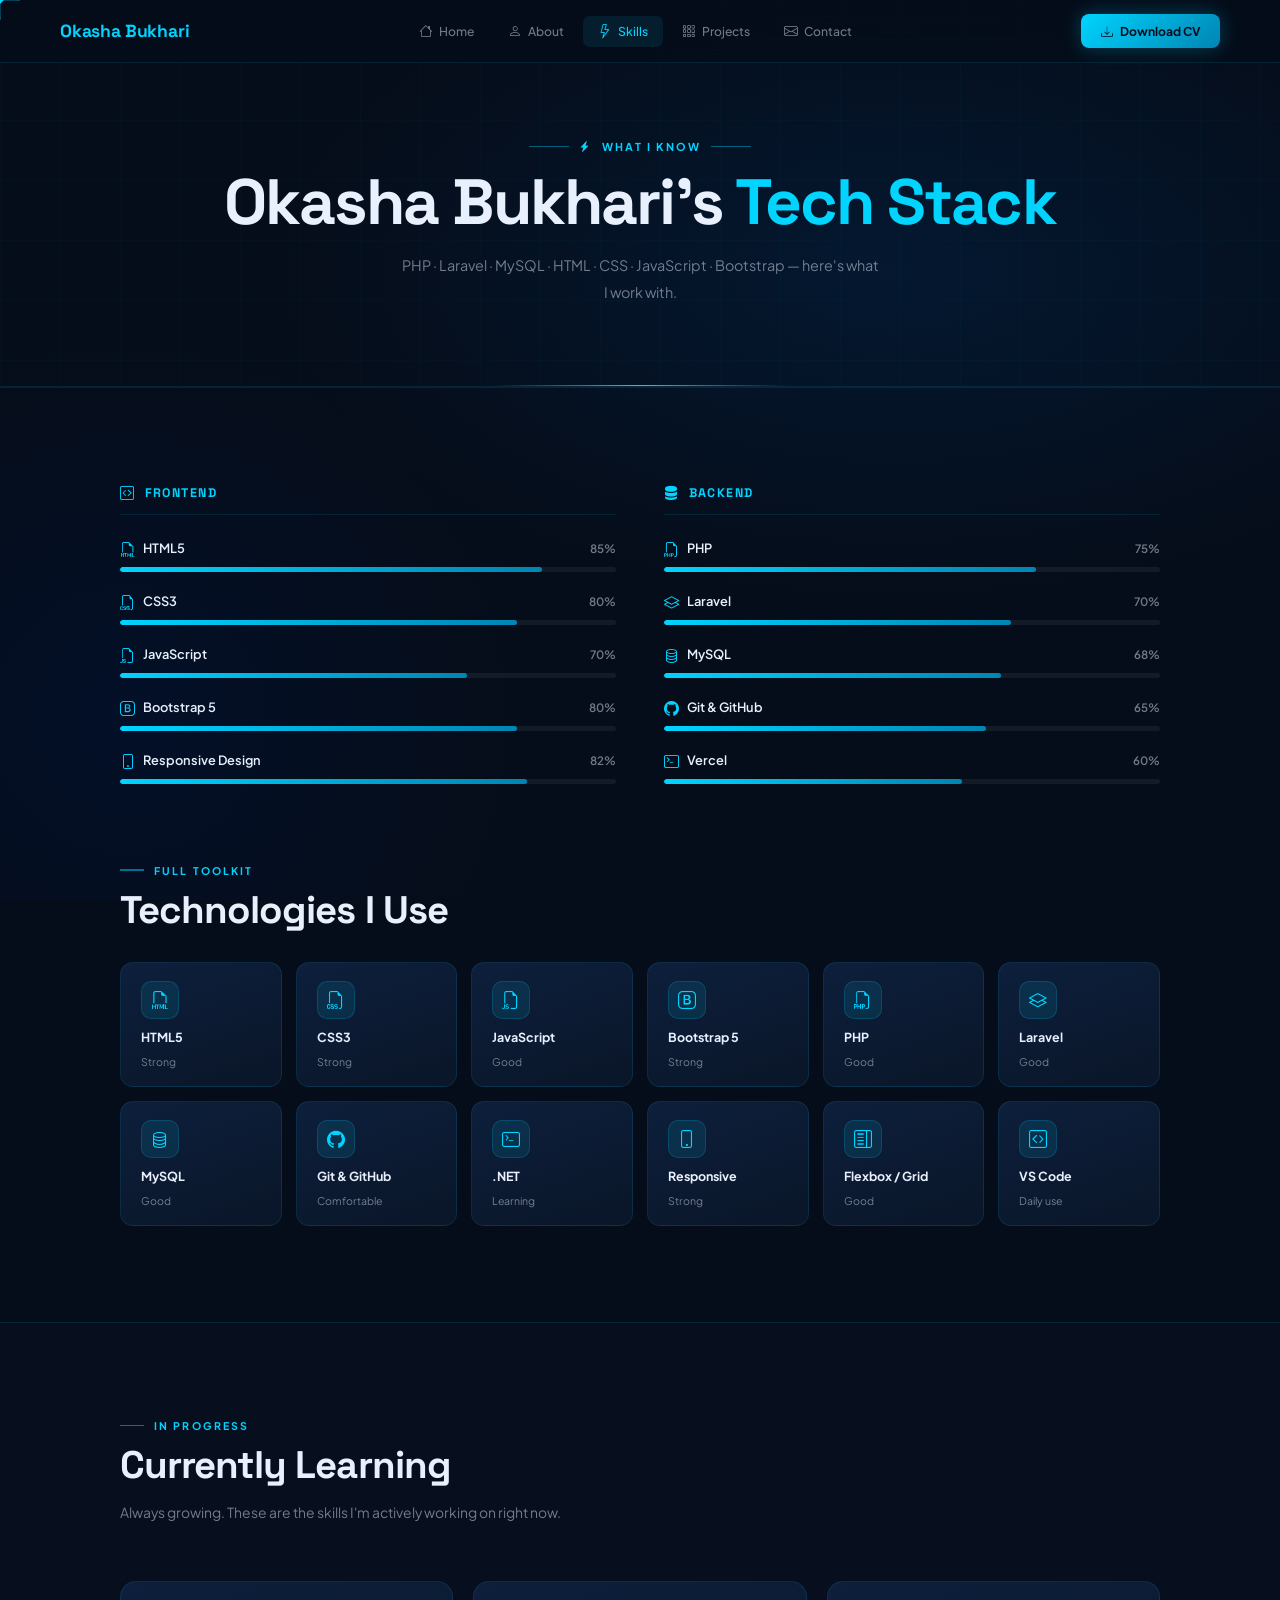
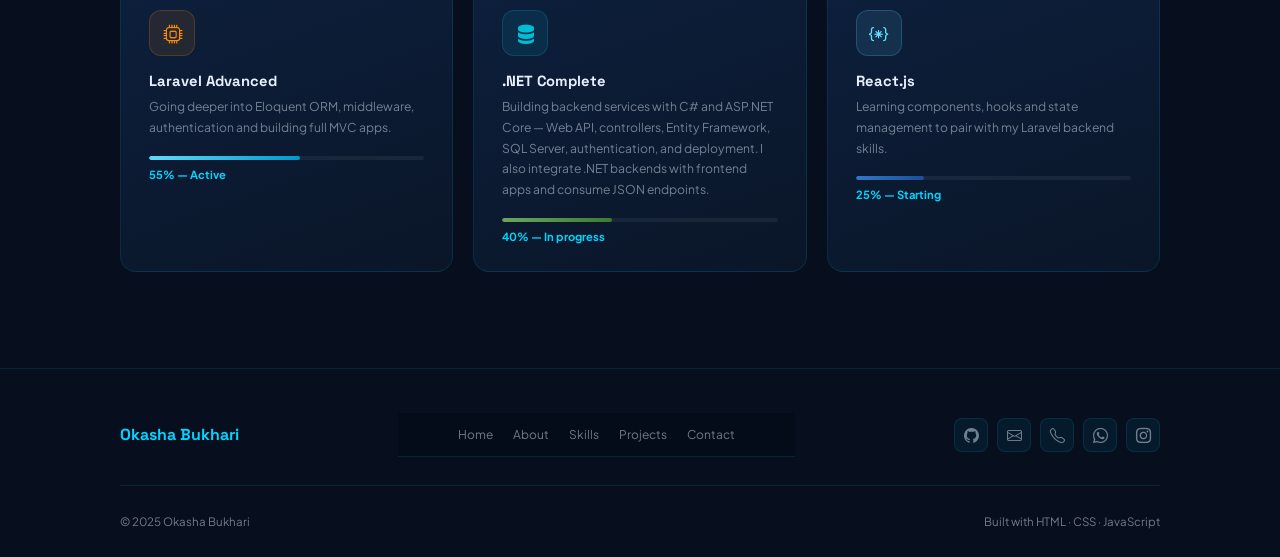
<file: skills.html>
<!DOCTYPE html>
<html lang="en">

<head>
  <meta charset="UTF-8">
  <meta name="viewport" content="width=device-width, initial-scale=1.0">
  <title>Skills — Okasha Bukhari | PHP Laravel MySQL HTML CSS JavaScript Bootstrap</title>
  <!-- ══ PRIMARY SEO ═══════════════════════════════════════════════ -->
  <meta name="description"
    content="Okasha Bukhari's skills: PHP, Laravel, MySQL, HTML5, CSS3, JavaScript and Bootstrap 5. Full stack developer studying at Aptech, Karachi since 2025.">
  <meta name="keywords"
    content="Okasha Bukhari skills, PHP Laravel MySQL developer, HTML CSS JavaScript Bootstrap, full stack developer Pakistan, Aptech developer skills Karachi">
  <meta name="author" content="Okasha Bukhari">
  <meta name="robots" content="index, follow, max-image-preview:large, max-snippet:-1">
  <link rel="canonical" href="https://okashabukhari1.github.io/skills.html">

  <!-- ══ OPEN GRAPH ════════════════════════════════════════════════ -->
  <meta property="og:type" content="website">
  <meta property="og:site_name" content="Okasha Bukhari — Full Stack Developer">
  <meta property="og:title" content="Skills of Okasha Bukhari — Full Stack Developer | Aptech">
  <meta property="og:description"
    content="PHP, Laravel, MySQL, HTML5, CSS3, JavaScript and Bootstrap 5. Full stack developer at Aptech, Karachi.">
  <meta property="og:image" content="https://okashabukhari1.github.io/Okasha.jpeg">
  <meta property="og:image:alt" content="Okasha Bukhari — Full Stack Developer from Karachi, Pakistan">
  <meta property="og:image:width" content="800">
  <meta property="og:image:height" content="800">
  <meta property="og:url" content="https://okashabukhari1.github.io/skills.html">
  <meta property="og:locale" content="en_US">

  <!-- ══ TWITTER CARD ══════════════════════════════════════════════ -->
  <meta name="twitter:card" content="summary_large_image">
  <meta name="twitter:title" content="Skills of Okasha Bukhari — Full Stack Developer | Aptech">
  <meta name="twitter:description"
    content="PHP, Laravel, MySQL, HTML5, CSS3, JavaScript and Bootstrap 5. Full stack developer at Aptech, Karachi.">
  <meta name="twitter:image" content="https://okashabukhari1.github.io/Okasha.jpeg">
  <meta name="twitter:image:alt" content="Okasha Bukhari — Full Stack Developer">

  <!-- ══ JSON-LD STRUCTURED DATA ══════════════════════════════════ -->
  <script type="application/ld+json">
  {
    "@context": "https://schema.org",
    "@graph": [
      {
        "@type": "Person",
        "@id": "https://okashabukhari1.github.io/#person",
        "name": "Okasha Bukhari",
        "jobTitle": "Full Stack Developer",
        "description": "Full stack developer from Karachi, Pakistan. Studying at Aptech. Building with PHP, Laravel, MySQL, HTML, CSS, JavaScript and Bootstrap.",
        "url": "https://okashabukhari1.github.io",
        "image": {
          "@type": "ImageObject",
          "url": "https://okashabukhari1.github.io/Okasha.jpeg",
          "width": 800,
          "height": 800
        },
        "email": "okashabukhari295@gmail.com",
        "telephone": "+92-327-270-7981",
        "address": {
          "@type": "PostalAddress",
          "addressLocality": "Karachi",
          "addressRegion": "Sindh",
          "addressCountry": "PK"
        },
        "sameAs": [
          "https://github.com/okashabukhari1",
          "https://www.instagram.com/okasha_bukhari1/"
        ],
        "knowsAbout": ["HTML5","CSS3","JavaScript","Bootstrap 5","PHP","Laravel","MySQL","Responsive Web Design","Git","GitHub","REST APIs"],
        "hasOccupation": {
          "@type": "Occupation",
          "name": "Full Stack Developer",
          "occupationLocation": { "@type": "Country", "name": "Pakistan" }
        }
      },
      {
        "@type": "WebPage",
        "@id": "https://okashabukhari1.github.io/skills.html",
        "name": "Skills — Okasha Bukhari",
        "url": "https://okashabukhari1.github.io/skills.html",
        "isPartOf": { "@id": "https://okashabukhari1.github.io/#website" },
        "about": { "@id": "https://okashabukhari1.github.io/#person" }
      },
      {
        "@type": "WebSite",
        "@id": "https://okashabukhari1.github.io/#website",
        "name": "Okasha Bukhari Portfolio",
        "url": "https://okashabukhari1.github.io",
        "description": "Portfolio of Okasha Bukhari — full stack developer from Karachi using PHP, Laravel, MySQL, HTML, CSS, JavaScript and Bootstrap.",
        "author": { "@id": "https://okashabukhari1.github.io/#person" }
      }
    ]
  }
  </script>

  <!-- ══ PERFORMANCE HINTS ══════════════════════════════════════════ -->
  <link rel="preconnect" href="https://fonts.googleapis.com">
  <link rel="preconnect" href="https://fonts.gstatic.com" crossorigin>
  <link rel="preconnect" href="https://cdn.jsdelivr.net">
  <link rel="stylesheet" href="shared.css">
  <link rel="stylesheet" href="https://cdn.jsdelivr.net/npm/bootstrap-icons@1.11.3/font/bootstrap-icons.min.css">
  <style>
    /* ── Skills layout ─────────────────────────────────────────── */
    .skills-top {
      display: grid;
      grid-template-columns: 1fr 1fr;
      gap: 48px;
      margin-bottom: 56px;
    }

    .skill-group-label {
      font-family: 'Space Grotesk', sans-serif;
      font-size: .78rem;
      font-weight: 700;
      letter-spacing: .12em;
      text-transform: uppercase;
      color: var(--cyan);
      margin-bottom: 24px;
      padding-bottom: 12px;
      border-bottom: 1px solid var(--border);
      display: flex;
      align-items: center;
      gap: 9px;
    }

    .skill-group-label i {
      font-size: .9rem;
    }

    .sb-wrap {
      margin-bottom: 20px;
    }

    .sb-head {
      display: flex;
      justify-content: space-between;
      align-items: center;
      margin-bottom: 9px;
      font-size: .8rem;
    }

    .sb-head span {
      color: var(--muted);
      font-size: .72rem;
      font-weight: 600;
    }

    .sb-head .sb-name {
      display: flex;
      align-items: center;
      gap: 8px;
      color: var(--text);
      font-weight: 600;
    }

    .sb-head .sb-name i {
      color: var(--cyan);
      font-size: .95rem;
    }

    .sb-track {
      height: 5px;
      background: rgba(255, 255, 255, .06);
      border-radius: 100px;
      overflow: hidden;
    }

    .sb-fill {
      height: 100%;
      border-radius: 100px;
      background: linear-gradient(90deg, var(--cyan), var(--cyan2));
      width: 0;
      transition: width 1.3s cubic-bezier(.16, 1, .3, 1);
    }

    /* Tech cloud */
    .tech-section {
      margin-top: 60px;
    }

    .tech-grid {
      display: grid;
      grid-template-columns: repeat(auto-fill, minmax(160px, 1fr));
      gap: 14px;
    }

    .tech-chip {
      background: linear-gradient(160deg, var(--dark3), var(--dark2));
      border: 1px solid var(--border);
      border-radius: 13px;
      padding: 18px 20px;
      display: flex;
      flex-direction: column;
      align-items: flex-start;
      gap: 10px;
      transition: all .3s;
    }

    .tech-chip:hover {
      border-color: rgba(0, 212, 255, .3);
      transform: translateY(-3px);
      box-shadow: 0 12px 40px rgba(0, 0, 0, .25), 0 0 24px rgba(0, 212, 255, .07);
    }

    .tc-icon {
      width: 38px;
      height: 38px;
      border-radius: 10px;
      background: rgba(0, 212, 255, .1);
      border: 1px solid rgba(0, 212, 255, .17);
      display: flex;
      align-items: center;
      justify-content: center;
      color: var(--cyan);
      font-size: 1.1rem;
    }

    .tc-name {
      font-size: .78rem;
      font-weight: 700;
      color: var(--text);
    }

    .tc-level {
      font-size: .66rem;
      color: var(--muted);
    }

    /* Currently learning */
    .learning-grid {
      display: grid;
      grid-template-columns: repeat(3, 1fr);
      gap: 20px;
      margin-top: 0;
    }

    .learn-card {
      padding: 28px;
    }

    .learn-card .icon-box {
      margin-bottom: 16px;
    }

    .learn-name {
      font-family: 'Space Grotesk', sans-serif;
      font-size: .92rem;
      font-weight: 700;
      margin-bottom: 6px;
    }

    .learn-note {
      font-size: .76rem;
      color: var(--muted);
      line-height: 1.7;
      margin-bottom: 18px;
    }

    .learn-prog {
      height: 4px;
      background: rgba(255, 255, 255, .06);
      border-radius: 100px;
      overflow: hidden;
    }

    .learn-bar {
      height: 100%;
      border-radius: 100px;
      width: 0;
      transition: width 1.3s cubic-bezier(.16, 1, .3, 1);
    }

    .lb-react {
      background: linear-gradient(90deg, #61DAFB, #0099cc);
    }

    .lb-node {
      background: linear-gradient(90deg, #6DA55F, #3d7a32);
    }

    .lb-ts {
      background: linear-gradient(90deg, #3178C6, #1a4f9c);
    }

    .learn-pct {
      font-size: .7rem;
      color: var(--cyan);
      font-weight: 700;
      margin-top: 7px;
    }

    @media(max-width:900px) {
      .skills-top {
        grid-template-columns: 1fr;
      }

      .learning-grid {
        grid-template-columns: 1fr;
      }

      .tech-grid {
        grid-template-columns: repeat(auto-fill, minmax(130px, 1fr));
      }
    }
  </style>
</head>

<body>
  <div class="page-bg"></div>
  <div id="cur"></div>
  <div id="cur-ring"></div>
  <div id="cur-arms"></div>

  <nav>
    <div class="nav-logo">Okasha Bukhari</div>
    <div class="nav-links">
      <a href="index.html"><i class="bi bi-house"></i> Home</a>
      <a href="about.html"><i class="bi bi-person"></i> About</a>
      <a href="skills.html" class="active"><i class="bi bi-lightning"></i> Skills</a>
      <a href="projects.html"><i class="bi bi-grid-3x3-gap"></i> Projects</a>
      <a href="contact.html"><i class="bi bi-envelope"></i> Contact</a>
    </div>
    <a href="Okasha-CV.pdf" download="Okasha CV" class="nav-cta"><i class="bi bi-download"></i> Download CV</a>
    <button class="hamburger" id="hamburger" aria-label="Open navigation menu"
      aria-expanded="false"><span></span><span></span><span></span></button>
  </nav>
  <div class="mob-menu" id="mobMenu">
    <a href="index.html"><i class="bi bi-house"></i> Home</a>
    <a href="about.html"><i class="bi bi-person"></i> About</a>
    <a href="skills.html" class="active"><i class="bi bi-lightning"></i> Skills</a>
    <a href="projects.html"><i class="bi bi-grid-3x3-gap"></i> Projects</a>
    <a href="contact.html"><i class="bi bi-envelope"></i> Contact</a>
    <a href="Okasha-CV.pdf" download="Okasha CV"><i class="bi bi-download"></i> Download CV</a>
  </div>

  <div class="page-header">
    <div class="page-header-grid"></div>
    <div class="container">
      <div class="page-header-label"><i class="bi bi-lightning-charge-fill"></i> What I Know</div>
      <h1>Okasha Bukhari's <span>Tech Stack</span></h1>
      <p>PHP · Laravel · MySQL · HTML · CSS · JavaScript · Bootstrap — here's what I work with.</p>
    </div>
  </div>

  <!-- SKILL BARS -->
  <section class="section" style="border-top:1px solid var(--border)">
    <div class="container">
      <div class="skills-top skills-animate">
        <div class="reveal">
          <div class="skill-group-label"><i class="bi bi-code-square"></i> Frontend</div>
          <div class="sb-wrap">
            <div class="sb-head">
              <div class="sb-name"><i class="bi bi-filetype-html"></i> HTML5</div><span>85%</span>
            </div>
            <div class="sb-track">
              <div class="sb-fill" data-w="85"></div>
            </div>
          </div>
          <div class="sb-wrap">
            <div class="sb-head">
              <div class="sb-name"><i class="bi bi-filetype-css"></i> CSS3</div><span>80%</span>
            </div>
            <div class="sb-track">
              <div class="sb-fill" data-w="80"></div>
            </div>
          </div>
          <div class="sb-wrap">
            <div class="sb-head">
              <div class="sb-name"><i class="bi bi-filetype-js"></i> JavaScript</div><span>70%</span>
            </div>
            <div class="sb-track">
              <div class="sb-fill" data-w="70"></div>
            </div>
          </div>
          <div class="sb-wrap">
            <div class="sb-head">
              <div class="sb-name"><i class="bi bi-bootstrap"></i> Bootstrap 5</div><span>80%</span>
            </div>
            <div class="sb-track">
              <div class="sb-fill" data-w="80"></div>
            </div>
          </div>
          <div class="sb-wrap">
            <div class="sb-head">
              <div class="sb-name"><i class="bi bi-phone"></i> Responsive Design</div><span>82%</span>
            </div>
            <div class="sb-track">
              <div class="sb-fill" data-w="82"></div>
            </div>
          </div>
        </div>
        <div class="reveal rd1">
          <div class="skill-group-label"><i class="bi bi-server"></i> Backend</div>
          <div class="sb-wrap">
            <div class="sb-head">
              <div class="sb-name"><i class="bi bi-filetype-php"></i> PHP</div><span>75%</span>
            </div>
            <div class="sb-track">
              <div class="sb-fill" data-w="75"></div>
            </div>
          </div>
          <div class="sb-wrap">
            <div class="sb-head">
              <div class="sb-name"><i class="bi bi-layers"></i> Laravel</div><span>70%</span>
            </div>
            <div class="sb-track">
              <div class="sb-fill" data-w="70"></div>
            </div>
          </div>
          <div class="sb-wrap">
            <div class="sb-head">
              <div class="sb-name"><i class="bi bi-database"></i> MySQL</div><span>68%</span>
            </div>
            <div class="sb-track">
              <div class="sb-fill" data-w="68"></div>
            </div>
          </div>
          <div class="sb-wrap">
            <div class="sb-head">
              <div class="sb-name"><i class="bi bi-github"></i> Git & GitHub</div><span>65%</span>
            </div>
            <div class="sb-track">
              <div class="sb-fill" data-w="65"></div>
            </div>
          </div>
          <div class="sb-wrap">
            <div class="sb-head">
              <div class="sb-name"><i class="bi bi-terminal"></i> Vercel</div><span>60%</span>
            </div>
            <div class="sb-track">
              <div class="sb-fill" data-w="60"></div>
            </div>
          </div>
        </div>
      </div>

      <!-- TECH CLOUD -->
      <div class="tech-section reveal">
        <div class="sec-label">Full Toolkit</div>
        <h2 class="sec-title" style="margin-bottom:32px">Technologies I Use</h2>
        <div class="tech-grid">
          <div class="tech-chip">
            <div class="tc-icon"><i class="bi bi-filetype-html"></i></div>
            <div class="tc-name">HTML5</div>
            <div class="tc-level">Strong</div>
          </div>
          <div class="tech-chip">
            <div class="tc-icon"><i class="bi bi-filetype-css"></i></div>
            <div class="tc-name">CSS3</div>
            <div class="tc-level">Strong</div>
          </div>
          <div class="tech-chip">
            <div class="tc-icon"><i class="bi bi-filetype-js"></i></div>
            <div class="tc-name">JavaScript</div>
            <div class="tc-level">Good</div>
          </div>
          <div class="tech-chip">
            <div class="tc-icon"><i class="bi bi-bootstrap"></i></div>
            <div class="tc-name">Bootstrap 5</div>
            <div class="tc-level">Strong</div>
          </div>
          <div class="tech-chip">
            <div class="tc-icon"><i class="bi bi-filetype-php"></i></div>
            <div class="tc-name">PHP</div>
            <div class="tc-level">Good</div>
          </div>
          <div class="tech-chip">
            <div class="tc-icon"><i class="bi bi-layers"></i></div>
            <div class="tc-name">Laravel</div>
            <div class="tc-level">Good</div>
          </div>
          <div class="tech-chip">
            <div class="tc-icon"><i class="bi bi-database"></i></div>
            <div class="tc-name">MySQL</div>
            <div class="tc-level">Good</div>
          </div>
          <div class="tech-chip">
            <div class="tc-icon"><i class="bi bi-github"></i></div>
            <div class="tc-name">Git & GitHub</div>
            <div class="tc-level">Comfortable</div>
          </div>
          <div class="tech-chip">
            <div class="tc-icon"><i class="bi bi-terminal"></i></div>
            <div class="tc-name">.NET</div>
            <div class="tc-level">Learning</div>
          </div>
          <div class="tech-chip">
            <div class="tc-icon"><i class="bi bi-phone"></i></div>
            <div class="tc-name">Responsive</div>
            <div class="tc-level">Strong</div>
          </div>
          <div class="tech-chip">
            <div class="tc-icon"><i class="bi bi-layout-text-sidebar"></i></div>
            <div class="tc-name">Flexbox / Grid</div>
            <div class="tc-level">Good</div>
          </div>
          <div class="tech-chip">
            <div class="tc-icon"><i class="bi bi-code-square"></i></div>
            <div class="tc-name">VS Code</div>
            <div class="tc-level">Daily use</div>
          </div>
        </div>
      </div>
    </div>
  </section>

  <!-- CURRENTLY LEARNING -->
  <section class="section" style="border-top:1px solid var(--border);background:rgba(10,22,40,.4)">
    <div class="container">
      <div class="sec-header reveal">
        <div>
          <div class="sec-label">In Progress</div>
          <h2 class="sec-title">Currently Learning</h2>
          <p class="sec-sub">Always growing. These are the skills I'm actively working on right now.</p>
        </div>
      </div>
      <div class="learning-grid skills-animate">
        <div class="learn-card card reveal">
          <div class="icon-box" style="background:rgba(255,140,0,.1);border-color:rgba(255,140,0,.2);color:#FF8C00"><i
              class="bi bi-cpu"></i></div>
          <div class="learn-name">Laravel Advanced</div>
          <p class="learn-note">Going deeper into Eloquent ORM, middleware, authentication and building full MVC apps.
          </p>
          <div class="learn-prog">
            <div class="learn-bar lb-react" data-w="55"></div>
          </div>
          <div class="learn-pct">55% — Active</div>
        </div>
        <div class="learn-card card reveal rd1">
          <div class="icon-box" style="background:rgba(0,188,212,.1);border-color:rgba(0,188,212,.2);color:#00BCD4"><i
              class="bi bi-server"></i></div>
          <div class="learn-name">.NET Complete</div>
          <p class="learn-note">Building backend services with C# and ASP.NET Core — Web API, controllers, Entity Framework, SQL Server, authentication, and deployment. I also integrate .NET backends with frontend apps and consume JSON endpoints.</p>
          <div class="learn-prog">
            <div class="learn-bar lb-node" data-w="40"></div>
          </div>
          <div class="learn-pct">40% — In progress</div>
        </div>
        <div class="learn-card card reveal rd2">
          <div class="icon-box" style="background:rgba(97,218,251,.1);border-color:rgba(97,218,251,.2);color:#61DAFB"><i
              class="bi bi-braces-asterisk"></i></div>
          <div class="learn-name">React.js</div>
          <p class="learn-note">Learning components, hooks and state management to pair with my Laravel backend skills.
          </p>
          <div class="learn-prog">
            <div class="learn-bar lb-ts" data-w="25"></div>
          </div>
          <div class="learn-pct">25% — Starting</div>
        </div>
      </div>
    </div>
  </section>

  <footer>
    <div class="container">
      <div class="footer-inner">
        <div class="footer-logo">Okasha Bukhari</div>
        <nav class="footer-nav">
          <a href="index.html">Home</a><a href="about.html">About</a><a href="skills.html">Skills</a><a
            href="projects.html">Projects</a><a href="contact.html">Contact</a>
        </nav>
        <div class="footer-social">
          <a href="https://github.com/okashabukhari1" target="_blank" rel="noopener noreferrer" class="fsoc"
            aria-label="Okasha Bukhari on GitHub"><i class="bi bi-github"></i></a>
          <a href="mailto:okashabukhari295@gmail.com" class="fsoc" aria-label="Email Okasha Bukhari"><i
              class="bi bi-envelope"></i></a>
          <a href="tel:+923272707981" class="fsoc" aria-label="Call Okasha Bukhari"><i class="bi bi-telephone"></i></a>
          <a href="https://wa.me/923272707981" target="_blank" rel="noopener noreferrer" class="fsoc"
            aria-label="WhatsApp Okasha Bukhari"><i class="bi bi-whatsapp"></i></a>
          <a href="https://www.instagram.com/okasha_bukhari1/" target="_blank" rel="noopener noreferrer" class="fsoc"
            aria-label="Okasha Bukhari on Instagram"><i class="bi bi-instagram"></i></a>
        </div>
      </div>
      <div class="footer-copy"><span>© 2025 Okasha Bukhari</span><span>Built with HTML · CSS · JavaScript</span></div>
    </div>
  </footer>

  <script src="shared.js"></script>
  <script>
    /* Trigger learning bars the same way as skill bars */
    document.addEventListener('DOMContentLoaded', () => {
      const lio = new IntersectionObserver(entries => {
        entries.forEach(e => { if (e.isIntersecting) { e.target.querySelectorAll('[data-w]').forEach(b => b.style.width = b.dataset.w + '%'); lio.unobserve(e.target); } });
      }, { threshold: .2 });
      document.querySelectorAll('.learning-grid').forEach(el => lio.observe(el));
    });
  </script>
</body>

</html>
</file>
<file: shared.css>
/* ══════════════════════════════════════════════════════════════════
   OKASHA BUKHARI — PORTFOLIO  |  shared.css
   ══════════════════════════════════════════════════════════════════ */

/* ── Google Fonts ─────────────────────────────────────────────── */
@import url('https://fonts.googleapis.com/css2?family=Plus+Jakarta+Sans:wght@300;400;500;600;700;800&family=Space+Grotesk:wght@400;500;600;700&display=swap');

/* ── Reset ────────────────────────────────────────────────────── */
*, *::before, *::after { margin:0; padding:0; box-sizing:border-box; }
html { scroll-behavior:smooth; }
body {
  background: #050d1a;
  color: #e8f0fe;
  font-family: 'Plus Jakarta Sans', sans-serif;
  overflow-x: hidden;
  -webkit-font-smoothing: antialiased;
  cursor: none;
}
a { text-decoration: none; color: inherit; }
::selection { background: rgba(0,212,255,.22); }
::-webkit-scrollbar { width: 3px; }
::-webkit-scrollbar-track { background: #050d1a; }
::-webkit-scrollbar-thumb { background: #00d4ff44; border-radius:2px; }

/* ── Vars ─────────────────────────────────────────────────────── */
:root {
  --cyan:   #00d4ff;
  --cyan2:  #0085b3;
  --dark:   #050d1a;
  --dark2:  #0a1628;
  --dark3:  #0d1f3c;
  --border: rgba(0,212,255,.11);
  --text:   #e8f0fe;
  --muted:  rgba(232,240,254,.48);
  --max:    1160px;
}

/* ── Page BG gradient ─────────────────────────────────────────── */
.page-bg {
  position:fixed; inset:0; z-index:-1; pointer-events:none;
  background:
    radial-gradient(ellipse 80% 60% at 70% 30%, rgba(0,50,100,.3) 0%, transparent 60%),
    radial-gradient(ellipse 50% 70% at 10% 80%, rgba(0,20,60,.4) 0%, transparent 60%),
    #050d1a;
}

/* ══ CUSTOM CURSOR ════════════════════════════════════════════════
   Design: crosshair dot + rotated square ring
   ════════════════════════════════════════════════════════════════ */
#cur {
  position:fixed; z-index:9999; pointer-events:none;
  width:8px; height:8px;
  background:var(--cyan);
  /* Diamond / rotated square */
  clip-path: polygon(50% 0%, 100% 50%, 50% 100%, 0% 50%);
  margin-left:-4px; margin-top:-4px;
  transition:width .15s,height .15s,margin .15s,opacity .2s;
}
#cur.hover {
  width:14px; height:14px; margin-left:-7px; margin-top:-7px;
  background:#fff;
}
#cur-ring {
  position:fixed; z-index:9998; pointer-events:none;
  width:36px; height:36px;
  border:1.5px solid var(--cyan);
  /* Also a rotated square */
  clip-path: polygon(50% 0%, 100% 50%, 50% 100%, 0% 50%);
  margin-left:-18px; margin-top:-18px;
  opacity:.55;
  transition:width .25s,height .25s,margin .25s,opacity .25s,border-color .25s;
}
#cur-ring.hover {
  width:50px; height:50px; margin-left:-25px; margin-top:-25px;
  opacity:.9; border-color:#fff;
}

/* crosshair arms */
#cur-arms {
  position:fixed; z-index:9997; pointer-events:none;
  margin-left:-20px; margin-top:-20px;
  width:40px; height:40px;
  opacity:.25;
  transition:opacity .25s;
}
#cur-arms.hover { opacity:.7; }
#cur-arms::before,
#cur-arms::after {
  content:'';
  position:absolute;
  background:var(--cyan);
}
#cur-arms::before { /* horizontal line */
  top:50%; left:0; right:0; height:1px; margin-top:-.5px;
}
#cur-arms::after { /* vertical line */
  left:50%; top:0; bottom:0; width:1px; margin-left:-.5px;
}

@media(pointer:coarse),(max-width:900px){
  body { cursor:auto; }
  #cur,#cur-ring,#cur-arms { display:none !important; }
}

/* ══ NAV ══════════════════════════════════════════════════════════ */
nav {
  position:fixed; top:0; left:0; right:0; z-index:200;
  display:flex; align-items:center; justify-content:space-between;
  padding:14px 60px;
  background:rgba(5,13,26,.88);
  backdrop-filter:blur(20px);
  border-bottom:1px solid var(--border);
}
.nav-logo {
  font-family:'Space Grotesk',sans-serif;
  font-size:1.1rem; font-weight:700; color:var(--cyan);
  letter-spacing:-.01em; white-space:nowrap;
}
.nav-logo span { color:var(--text); }
.nav-links { display:flex; gap:4px; }
.nav-links a {
  font-size:.76rem; font-weight:500; color:var(--muted);
  padding:7px 15px; border-radius:7px; transition:all .2s;
  display:flex; align-items:center; gap:6px;
}
.nav-links a i { font-size:.85rem; }
.nav-links a:hover,
.nav-links a.active { color:var(--text); background:rgba(0,212,255,.09); }
.nav-links a.active { color:var(--cyan); }
.nav-cta {
  background:linear-gradient(135deg,var(--cyan),var(--cyan2));
  color:#050d1a !important; font-weight:700; font-size:.76rem;
  padding:9px 20px; border-radius:8px;
  display:inline-flex; align-items:center; gap:7px;
  transition:all .25s; box-shadow:0 0 20px rgba(0,212,255,.28);
  white-space:nowrap;
}
.nav-cta:hover { transform:translateY(-2px); box-shadow:0 0 32px rgba(0,212,255,.5); }
.hamburger {
  display:none; flex-direction:column; gap:5px;
  background:none; border:none; cursor:pointer; padding:4px;
}
.hamburger span { display:block; width:22px; height:1.5px; background:var(--muted); border-radius:2px; transition:all .3s; }
.hamburger.open span:nth-child(1) { transform:rotate(45deg) translate(4px,4px); }
.hamburger.open span:nth-child(2) { opacity:0; }
.hamburger.open span:nth-child(3) { transform:rotate(-45deg) translate(4px,-4px); }

/* ── Mobile menu ─────────────────────────────────────────────── */
.mob-menu {
  display:none; position:fixed; inset:0; z-index:199;
  background:rgba(5,13,26,.97); backdrop-filter:blur(16px);
  flex-direction:column; justify-content:center; align-items:center; gap:8px;
  padding:80px 40px;
}
.mob-menu.open { display:flex; }
.mob-menu a {
  font-family:'Space Grotesk',sans-serif; font-size:1.6rem; font-weight:700;
  color:var(--muted); padding:12px 28px; border-radius:12px; width:100%; text-align:center;
  transition:all .2s; display:flex; align-items:center; justify-content:center; gap:12px;
}
.mob-menu a:hover,
.mob-menu a.active { color:var(--cyan); background:rgba(0,212,255,.07); }
.mob-menu a i { font-size:1.4rem; }

/* ══ PAGE HEADER (for inner pages) ═══════════════════════════════ */
.page-header {
  padding:140px 0 80px;
  border-bottom:1px solid var(--border);
  text-align:center; position:relative; overflow:hidden;
}
.page-header::before {
  content:'';
  position:absolute; bottom:0; left:50%; transform:translateX(-50%);
  width:300px; height:1px;
  background:linear-gradient(90deg,transparent,var(--cyan),transparent);
}
.page-header-label {
  font-size:.68rem; font-weight:700; letter-spacing:.2em;
  text-transform:uppercase; color:var(--cyan);
  display:flex; align-items:center; justify-content:center; gap:10px;
  margin-bottom:16px;
}
.page-header-label::before,
.page-header-label::after { content:''; width:40px; height:1px; background:var(--cyan); opacity:.4; }
.page-header h1 {
  font-family:'Space Grotesk',sans-serif;
  font-size:clamp(2.4rem,5vw,4rem); font-weight:700;
  letter-spacing:-.03em; line-height:1.05;
}
.page-header h1 span { color:var(--cyan); }
.page-header p {
  margin-top:16px; font-size:.9rem; color:var(--muted);
  max-width:480px; margin-inline:auto; line-height:1.85;
}
/* BG grid decoration */
.page-header-grid {
  position:absolute; inset:0; pointer-events:none; z-index:-1;
  background:
    linear-gradient(rgba(0,212,255,.025) 1px,transparent 1px),
    linear-gradient(90deg,rgba(0,212,255,.025) 1px,transparent 1px);
  background-size:60px 60px;
}

/* ══ SHARED COMPONENTS ════════════════════════════════════════════ */
.container { max-width:var(--max); margin:0 auto; padding:0 60px; }
.section { padding:96px 0; }

.sec-label {
  font-size:.66rem; font-weight:700; letter-spacing:.2em;
  text-transform:uppercase; color:var(--cyan);
  margin-bottom:12px; display:flex; align-items:center; gap:10px;
}
.sec-label::before { content:''; width:24px; height:1.5px; background:var(--cyan); opacity:.5; }
.sec-title {
  font-family:'Space Grotesk',sans-serif;
  font-size:clamp(1.8rem,3vw,2.6rem); font-weight:700;
  letter-spacing:-.025em; line-height:1.08; margin-bottom:14px;
}
.sec-sub { font-size:.87rem; color:var(--muted); max-width:500px; line-height:1.85; }
.sec-header { display:flex; align-items:flex-end; justify-content:space-between; margin-bottom:56px; flex-wrap:wrap; gap:20px; }

.btn-primary {
  background:linear-gradient(135deg,var(--cyan),var(--cyan2));
  color:#050d1a; font-weight:700; font-size:.82rem;
  padding:13px 28px; border-radius:10px; border:none;
  display:inline-flex; align-items:center; gap:8px;
  transition:all .25s; box-shadow:0 0 20px rgba(0,212,255,.28);
}
.btn-primary:hover { transform:translateY(-2px); box-shadow:0 0 36px rgba(0,212,255,.5); }
.btn-ghost {
  background:transparent; color:var(--text); font-weight:600; font-size:.82rem;
  padding:13px 28px; border-radius:10px;
  border:1.5px solid var(--border);
  display:inline-flex; align-items:center; gap:8px;
  transition:all .25s;
}
.btn-ghost:hover { border-color:var(--cyan); color:var(--cyan); background:rgba(0,212,255,.05); }
.view-all {
  font-size:.73rem; font-weight:600; color:var(--cyan);
  border:1.5px solid var(--border); padding:8px 20px; border-radius:8px;
  display:inline-flex; align-items:center; gap:7px; transition:all .2s;
}
.view-all:hover { border-color:var(--cyan); background:rgba(0,212,255,.07); }

/* Card base */
.card {
  background:linear-gradient(160deg,var(--dark3),var(--dark2));
  border:1px solid var(--border); border-radius:16px;
  overflow:hidden; transition:all .35s; position:relative;
}
.card:hover {
  border-color:rgba(0,212,255,.3);
  transform:translateY(-4px);
  box-shadow:0 20px 60px rgba(0,0,0,.3), 0 0 40px rgba(0,212,255,.06);
}
.card:focus {
  outline:2px solid var(--cyan);
  outline-offset:2px;
  border-color:rgba(0,212,255,.3);
  transform:translateY(-4px);
}
.card::after {
  content:''; position:absolute; bottom:0; left:0; right:0; height:2px;
  background:linear-gradient(90deg,var(--cyan),var(--cyan2));
  transform:scaleX(0); transform-origin:left;
  transition:transform .4s cubic-bezier(.16,1,.3,1);
}
.card:hover::after { transform:scaleX(1); }

/* Icon box */
.icon-box {
  width:46px; height:46px; border-radius:12px;
  background:rgba(0,212,255,.1); border:1px solid rgba(0,212,255,.18);
  display:flex; align-items:center; justify-content:center;
  color:var(--cyan); font-size:1.2rem; flex-shrink:0;
  transition:all .25s;
}
.card:hover .icon-box { background:rgba(0,212,255,.18); box-shadow:0 0 20px rgba(0,212,255,.2); }

/* Reveal animation */
.reveal { opacity:0; transform:translateY(28px); transition:opacity .7s cubic-bezier(.16,1,.3,1),transform .7s cubic-bezier(.16,1,.3,1); }
.reveal.visible { opacity:1; transform:none; }
.rd1 { transition-delay:.08s; }
.rd2 { transition-delay:.16s; }
.rd3 { transition-delay:.24s; }
.rd4 { transition-delay:.32s; }

/* ══ FOOTER ═══════════════════════════════════════════════════════ */
footer {
  border-top:1px solid var(--border);
  padding:44px 0 28px;
  background:rgba(10,22,40,.4);
}
.footer-inner {
  display:flex; justify-content:space-between; align-items:center;
  padding-bottom:28px; margin-bottom:28px;
  border-bottom:1px solid var(--border);
  flex-wrap:wrap; gap:20px;
}
.footer-logo { font-family:'Space Grotesk',sans-serif; font-size:1rem; font-weight:700; color:var(--cyan); }
.footer-nav { display:flex; gap:20px; flex-wrap:wrap; }
.footer-nav a { font-size:.75rem; color:var(--muted); transition:color .2s; }
.footer-nav a:hover { color:var(--cyan); }
/* ensure footer navigation isn't fixed to top like main nav */
footer .footer-nav {
  position: static;
  z-index: auto;
}
.footer-social { display:flex; gap:9px; }
.fsoc {
  width:34px; height:34px; border-radius:8px;
  background:rgba(0,212,255,.06); border:1px solid var(--border);
  display:flex; align-items:center; justify-content:center;
  color:var(--muted); font-size:.95rem;
  transition:all .2s;
}
.fsoc:hover { background:rgba(0,212,255,.14); border-color:rgba(0,212,255,.3); color:var(--cyan); transform:translateY(-2px); }
.footer-copy {
  display:flex; justify-content:space-between; flex-wrap:wrap; gap:8px;
  font-size:.72rem; color:var(--muted);
}

/* ══ RESPONSIVE ═══════════════════════════════════════════════════ */
@media(max-width:900px){
  nav { padding:13px 20px; }
  .nav-links { display:none; }
  .hamburger { display:flex; }
  .nav-cta { display:none; }
  .container { padding:0 20px; }
  .section { padding:64px 0; }
  .sec-header { align-items:flex-start; }
  .footer-inner { flex-direction:column; text-align:center; }
  .footer-nav { justify-content:center; }
  .footer-social { justify-content:center; }
  .footer-copy { flex-direction:column; align-items:center; text-align:center; }
}
@media(max-width:480px){
  .page-header { padding:120px 20px 60px; }
  .page-header h1 { font-size:2rem; }
}
</file>
